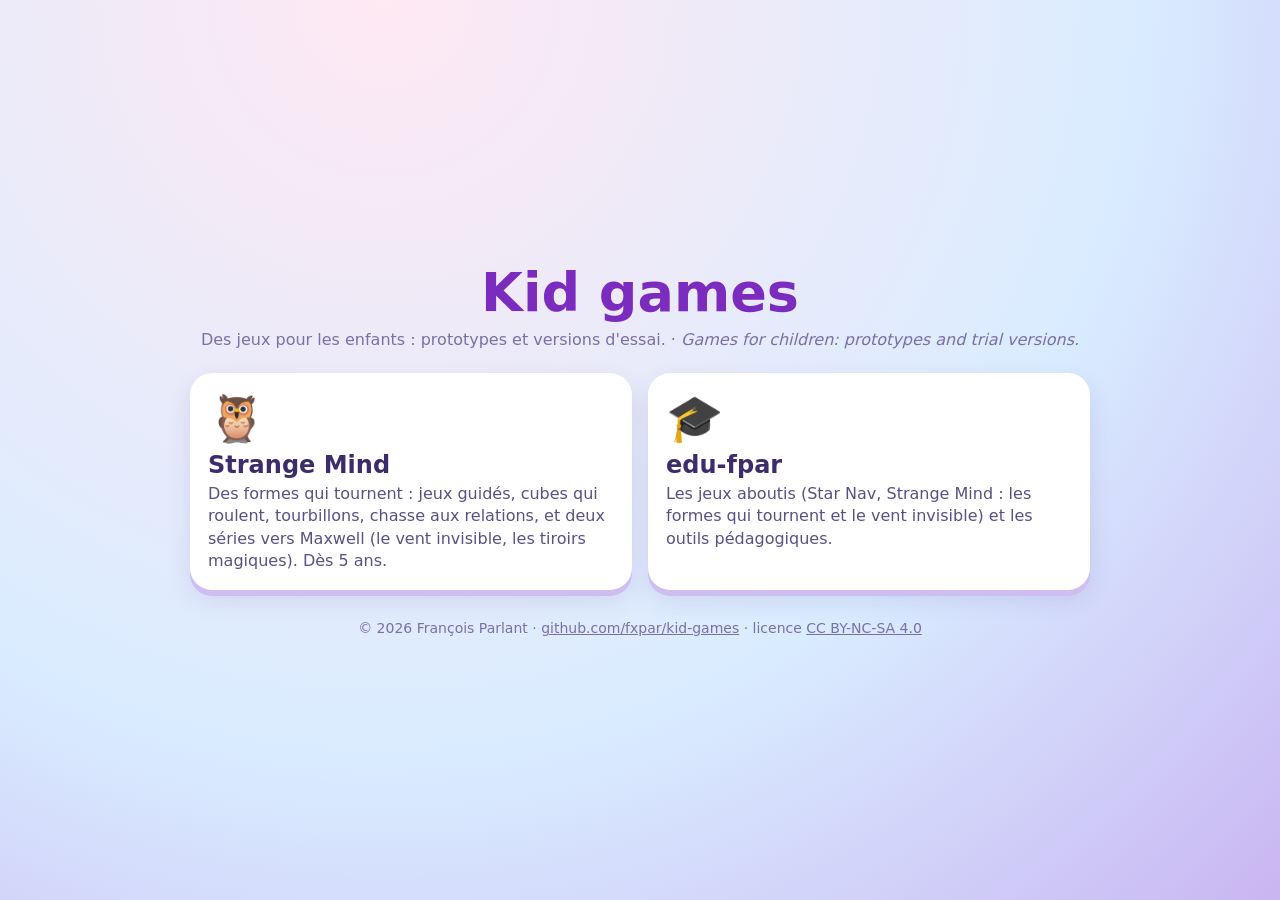
<file: index.html>
<!doctype html>
<html lang="fr">
<head>
  <meta charset="utf-8">
  <meta name="viewport" content="width=device-width, initial-scale=1">
  <title>Kid games</title>
  <style>
    :root { color: #3d2c6b; font-family: "Baloo 2", "Comic Sans MS", "Trebuchet MS", system-ui, sans-serif; }
    body { margin: 0; min-height: 100vh; background: radial-gradient(circle at 30% 0%, #ffe9f3, #d9ecff 60%, #c9b6f2); display: grid; place-items: center; }
    main { width: min(900px, 100% - 32px); padding: 24px 0; }
    h1 { text-align: center; font-size: clamp(32px, 7vw, 54px); margin: 0 0 6px; color: #7b2cbf; }
    p.sub { text-align: center; margin: 0 0 24px; color: #7b6fa8; }
    .cards { display: grid; gap: 16px; grid-template-columns: repeat(auto-fit, minmax(240px, 1fr)); }
    a.card { display: block; text-decoration: none; color: inherit; background: #fff; border-radius: 22px; padding: 18px; box-shadow: 0 6px 0 #cdbdf0, 0 10px 24px rgba(80,50,140,.12); transition: transform .15s; }
    a.card:hover { transform: translateY(-4px); }
    .card .big { font-size: 46px; }
    .card h2 { margin: 6px 0 4px; }
    .card p { margin: 0; line-height: 1.4; color: #5b4f86; }
    footer { text-align: center; margin-top: 28px; font-size: 14px; color: #7b6fa8; line-height: 1.5; }
    footer a { color: inherit; }
  </style>
</head>
<body>
  <main>
    <h1>Kid games</h1>
    <p class="sub">Des jeux pour les enfants : prototypes et versions d'essai. · <i>Games for children: prototypes and trial versions.</i></p>
    <div class="cards">
      <a class="card" href="strange-mind/"><div class="big">🦉</div><h2>Strange Mind</h2>
        <p>Des formes qui tournent : jeux guidés, cubes qui roulent, tourbillons, chasse aux relations, et deux séries vers Maxwell (le vent invisible, les tiroirs magiques). Dès 5 ans.</p></a>
      <a class="card" href="https://edu-fpar.github.io/"><div class="big">🎓</div><h2>edu-fpar</h2>
        <p>Les jeux aboutis (Star Nav, Strange Mind : les formes qui tournent et le vent invisible) et les outils pédagogiques.</p></a>
    </div>
    <footer>© 2026 François Parlant · <a href="https://github.com/fxpar/kid-games">github.com/fxpar/kid-games</a> ·
      licence <a href="https://creativecommons.org/licenses/by-nc-sa/4.0/deed.fr">CC BY-NC-SA 4.0</a></footer>
  </main>
</body>
</html>
</file>
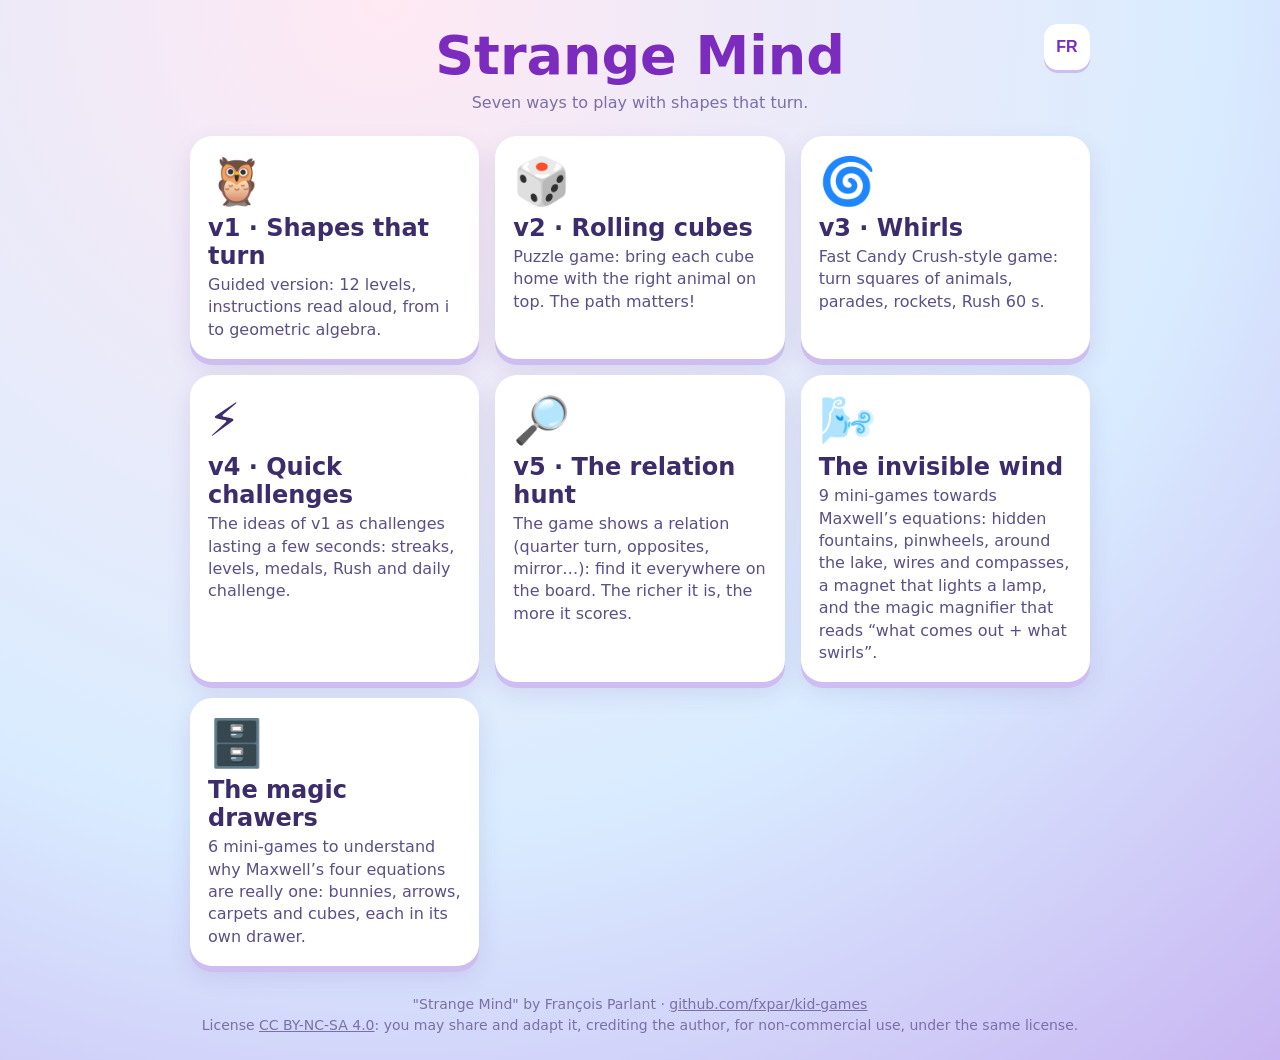
<file: strange-mind/index.html>
<!doctype html>
<html lang="fr">
<head>
  <meta charset="utf-8">
  <meta name="viewport" content="width=device-width, initial-scale=1">
  <title>Strange Mind</title>
  <style>
    :root { color: #3d2c6b; font-family: "Baloo 2", "Comic Sans MS", "Trebuchet MS", system-ui, sans-serif; }
    body { margin: 0; min-height: 100vh; background: radial-gradient(circle at 30% 0%, #ffe9f3, #d9ecff 60%, #c9b6f2); display: grid; place-items: center; }
    main { width: min(900px, 100% - 32px); padding: 24px 0; position: relative; }
    h1 { text-align: center; font-size: clamp(32px, 7vw, 54px); margin: 0 0 6px; color: #7b2cbf; }
    p.sub { text-align: center; margin: 0 0 24px; color: #7b6fa8; }
    .cards { display: grid; gap: 16px; grid-template-columns: repeat(auto-fit, minmax(220px, 1fr)); }
    a.card { display: block; text-decoration: none; color: inherit; background: #fff; border-radius: 22px; padding: 18px; box-shadow: 0 6px 0 #cdbdf0, 0 10px 24px rgba(80,50,140,.12); transition: transform .15s; }
    a.card:hover { transform: translateY(-4px); }
    .card .big { font-size: 46px; }
    .card h2 { margin: 6px 0 4px; }
    .card p { margin: 0; line-height: 1.4; color: #5b4f86; }
    #lang { position: absolute; top: 24px; right: 0; width: 46px; height: 46px; border: none; border-radius: 14px; background: #fff; font-size: 16px; font-weight: 800; color: #7b2cbf; box-shadow: 0 3px 0 #cdbdf0; cursor: pointer; }
    footer { text-align: center; margin-top: 28px; font-size: 14px; color: #7b6fa8; line-height: 1.5; }
    footer a { color: inherit; }
  </style>
</head>
<body>
  <main>
    <button id="lang" title="English version">EN</button>
    <h1>Strange Mind</h1>
    <p class="sub" data-t="hub-sub">Sept façons de jouer avec des formes qui tournent.</p>
    <div class="cards">
      <a class="card" href="v1/"><div class="big">🦉</div><h2 data-t="hub-v1-t">v1 · Les formes qui tournent</h2>
        <p data-t="hub-v1">Version guidée : 12 niveaux, des consignes lues à voix haute, de i à l'algèbre géométrique.</p></a>
      <a class="card" href="v2/"><div class="big">🎲</div><h2 data-t="hub-v2-t">v2 · Les cubes qui roulent</h2>
        <p data-t="hub-v2">Jeu de réflexion : amène chaque cube à sa maison avec le bon animal sur le dessus. Le chemin compte !</p></a>
      <a class="card" href="v3/"><div class="big">🌀</div><h2 data-t="hub-v3-t">v3 · Les tourbillons</h2>
        <p data-t="hub-v3">Jeu rapide à la Candy Crush : on fait tourner des carrés d'animaux, parades, fusées, Rush 60 s.</p></a>
      <a class="card" href="v4/"><div class="big">⚡</div><h2 data-t="hub-v4-t">v4 · Les défis éclair</h2>
        <p data-t="hub-v4">Les notions de la v1 en défis de quelques secondes : séries, niveaux, médailles, Rush et défi du jour.</p></a>
      <a class="card" href="v5/"><div class="big">🔎</div><h2 data-t="hub-v5-t">v5 · La chasse aux relations</h2>
        <p data-t="hub-v5">Le jeu montre une relation (quart de tour, opposés, miroir…) : trouve-la partout sur le plateau. Plus elle est riche, plus elle rapporte.</p></a>
      <a class="card" href="maxwell/"><div class="big">🌬️</div><h2 data-t="hub-mx-t">Le vent invisible</h2>
        <p data-t="hub-mx">9 mini-jeux vers les équations de Maxwell : fontaines cachées, moulinets, tour du lac, fils et boussoles, aimant qui allume une lampe, et la loupe magique qui lit « ce qui sort + ce qui tourne ».</p></a>
      <a class="card" href="tiroirs/"><div class="big">🗄️</div><h2 data-t="hub-tr-t">Les tiroirs magiques</h2>
        <p data-t="hub-tr">6 mini-jeux pour comprendre pourquoi les quatre équations de Maxwell n'en font qu'une : lapins, flèches, tapis et cubes rangés chacun dans son tiroir.</p></a>
    </div>
    <footer data-t="hub-footer">« Strange Mind » par François Parlant ·
      <a href="https://github.com/fxpar/kid-games">github.com/fxpar/kid-games</a><br>
      Licence <a href="https://creativecommons.org/licenses/by-nc-sa/4.0/deed.fr">CC BY-NC-SA 4.0</a> :
      partage et adaptation autorisés, en citant l'auteur, sans usage commercial, sous la même licence.</footer>
  </main>
  <script type="module">
    import { setDictionary, translateDom, langToggle } from './v1/js/i18n.js';
    setDictionary({
      'hub-sub': 'Seven ways to play with shapes that turn.',
      'hub-v1-t': 'v1 · Shapes that turn',
      'hub-v1': 'Guided version: 12 levels, instructions read aloud, from i to geometric algebra.',
      'hub-v2-t': 'v2 · Rolling cubes',
      'hub-v2': 'Puzzle game: bring each cube home with the right animal on top. The path matters!',
      'hub-v3-t': 'v3 · Whirls',
      'hub-v3': 'Fast Candy Crush-style game: turn squares of animals, parades, rockets, Rush 60 s.',
      'hub-v4-t': 'v4 · Quick challenges',
      'hub-v4': 'The ideas of v1 as challenges lasting a few seconds: streaks, levels, medals, Rush and daily challenge.',
      'hub-v5-t': 'v5 · The relation hunt',
      'hub-v5': 'The game shows a relation (quarter turn, opposites, mirror…): find it everywhere on the board. The richer it is, the more it scores.',
      'hub-mx-t': 'The invisible wind',
      'hub-mx': '9 mini-games towards Maxwell’s equations: hidden fountains, pinwheels, around the lake, wires and compasses, a magnet that lights a lamp, and the magic magnifier that reads “what comes out + what swirls”.',
      'hub-tr-t': 'The magic drawers',
      'hub-tr': '6 mini-games to understand why Maxwell’s four equations are really one: bunnies, arrows, carpets and cubes, each in its own drawer.',
      'hub-footer': '"Strange Mind" by François Parlant · <a href="https://github.com/fxpar/kid-games">github.com/fxpar/kid-games</a><br>License <a href="https://creativecommons.org/licenses/by-nc-sa/4.0/">CC BY-NC-SA 4.0</a>: you may share and adapt it, crediting the author, for non-commercial use, under the same license.',
    });
    translateDom();
    langToggle(document.getElementById('lang'));
  </script>
</body>
</html>
</file>
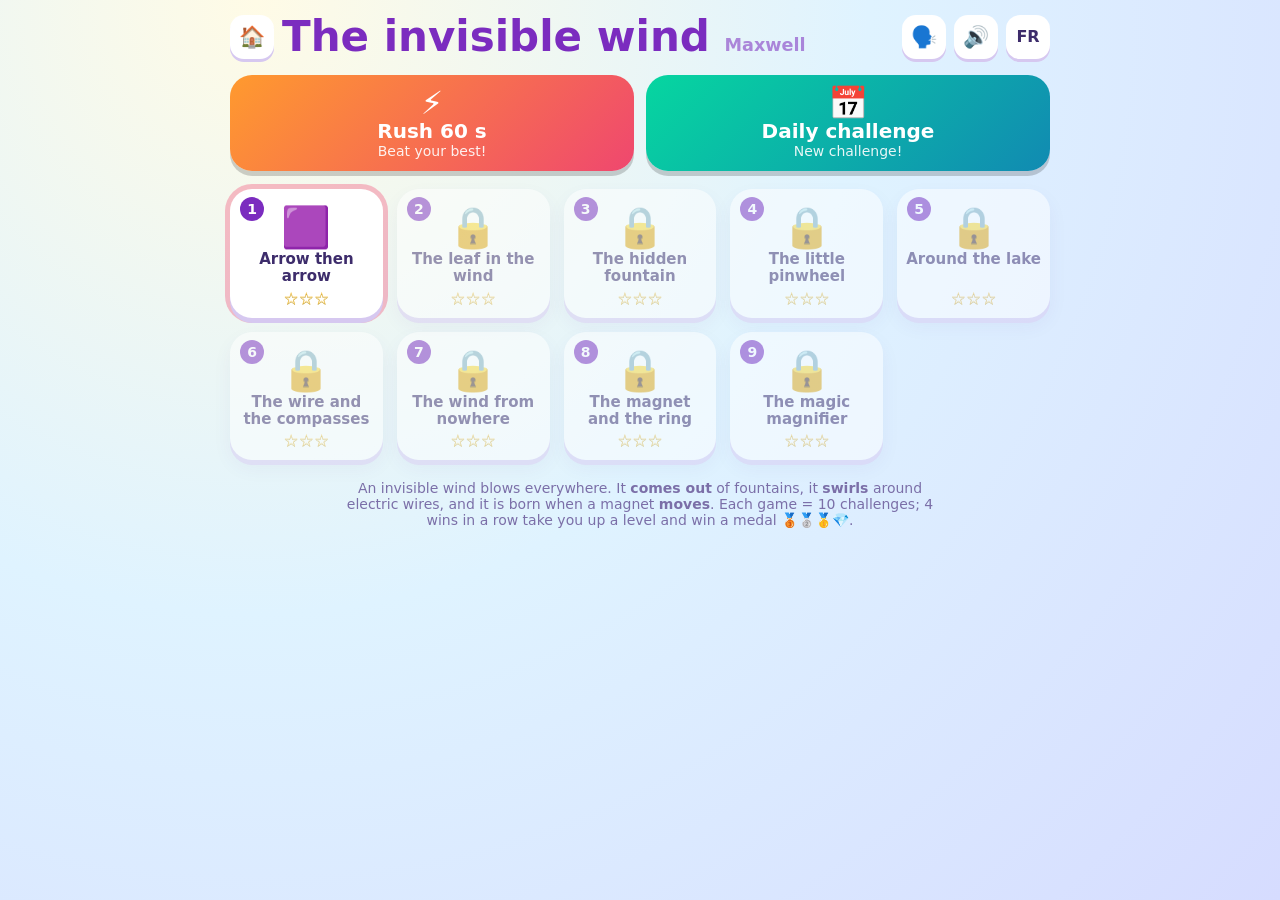
<file: strange-mind/maxwell/index.html>
<!doctype html>
<html lang="fr">
<head>
  <meta charset="utf-8">
  <meta name="viewport" content="width=device-width, initial-scale=1, maximum-scale=1, user-scalable=no, viewport-fit=cover">
  <title>Le vent invisible · Strange Mind</title>
  <meta name="description" content="Le vent invisible : 9 mini-jeux pour sentir, dès 6 ans, les idées des équations de Maxwell (fontaines, tourbillons, courants, aimants).">
  <link rel="stylesheet" href="css/style.css">
</head>
<body>
  <section id="home" class="screen" hidden>
    <header class="home-head">
      <a class="icon-btn" href="../" data-t-title="Accueil Strange Mind" title="Accueil Strange Mind">🏠</a>
      <h1 data-t>Le vent invisible <small>Maxwell</small></h1>
      <button id="opt-voice" class="icon-btn" data-t-title title="Voix">🗣️</button>
      <button id="opt-sound" class="icon-btn" data-t-title title="Son">🔊</button>
      <button id="opt-lang" class="icon-btn"></button>
    </header>
    <div class="modes">
      <button id="btn-rush" class="mode rush"><span class="big">⚡</span><b>Rush 60 s</b><small id="rush-best"></small></button>
      <button id="btn-daily" class="mode daily"><span class="big">📅</span><b data-t>Défi du jour</b><small id="daily-best"></small></button>
    </div>
    <div id="games" class="games"></div>
    <p class="foot" data-t="foot">Un vent invisible souffle partout. Il <b>sort</b> des fontaines, il <b>tourne</b> autour des fils
      électriques, et il naît quand un aimant <b>bouge</b>. Chaque partie = 10 défis ; 4 réussites d'affilée font monter d'un
      niveau et gagner une médaille 🥉🥈🥇💎.</p>
  </section>

  <section id="play" class="screen" hidden>
    <header id="hud">
      <button id="btn-home" class="icon-btn" data-t-title title="Accueil">🏠</button>
      <div class="mid"><div id="hud-title" class="title"></div><div id="hud-prog" class="prog"></div></div>
      <div id="hud-streak" class="streak"></div>
      <div class="score"><b id="hud-score">0</b></div>
    </header>
    <div class="bubble">
      <span id="mascot" class="mascot">🦉</span>
      <p id="say"></p>
      <span id="lvl" class="lvl"></span>
      <button id="btn-say" class="icon-btn small" data-t-title title="Réécouter">🔊</button>
    </div>
    <div class="stage">
      <canvas id="scene"></canvas>
      <div id="feedback"></div>
    </div>
    <div id="options" class="options" hidden></div>
    <div id="controls" class="controls" hidden></div>
  </section>

  <div id="modal" hidden><div class="modal-card"><div class="modal-body"></div></div></div>
  <canvas id="confetti"></canvas>
  <script type="module" src="js/main.js"></script>
</body>
</html>
</file>
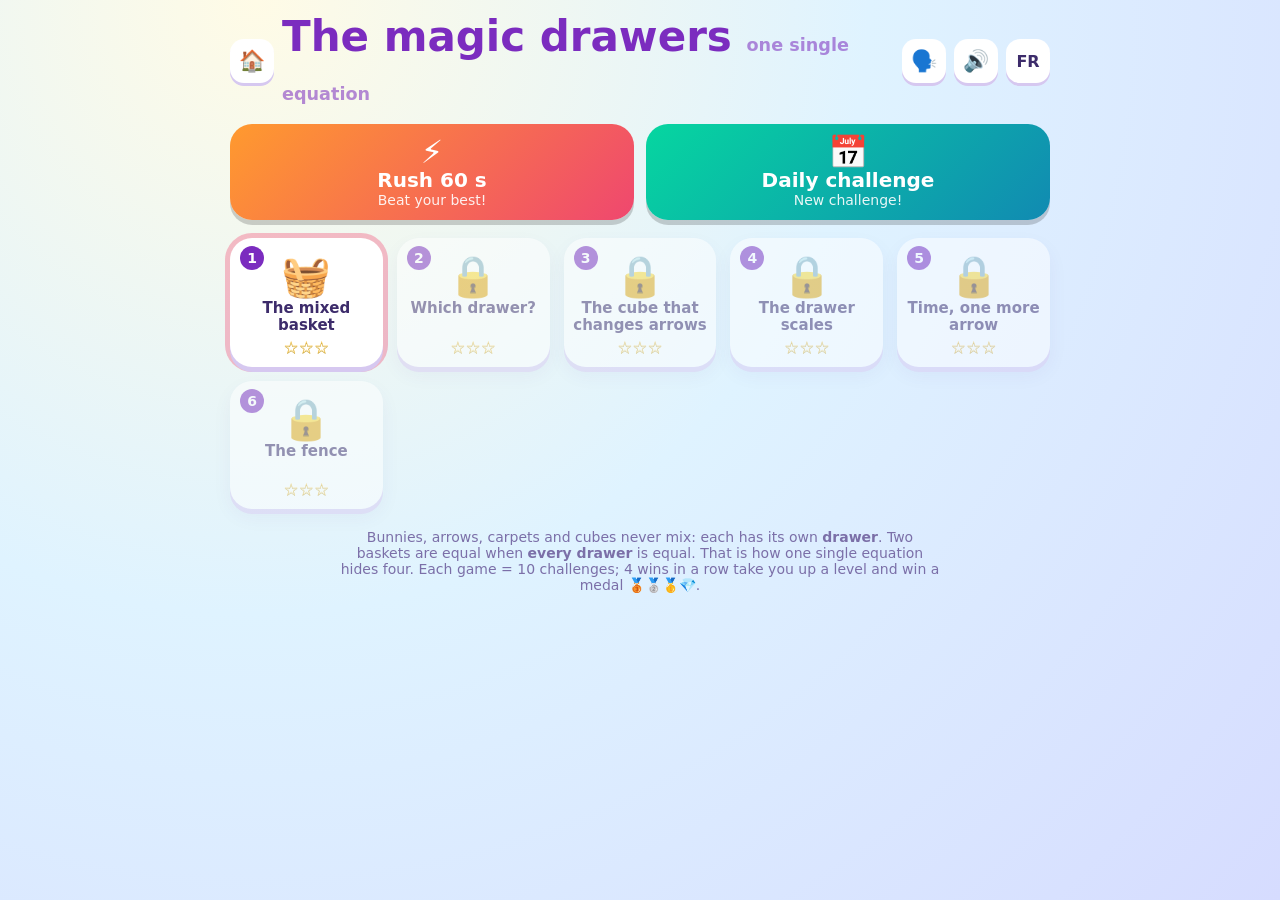
<file: strange-mind/tiroirs/index.html>
<!doctype html>
<html lang="fr">
<head>
  <meta charset="utf-8">
  <meta name="viewport" content="width=device-width, initial-scale=1, maximum-scale=1, user-scalable=no, viewport-fit=cover">
  <title>Les tiroirs magiques · Strange Mind</title>
  <meta name="description" content="Les tiroirs magiques : 6 mini-jeux pour comprendre pourquoi, en algèbre géométrique, les quatre équations de Maxwell n'en font qu'une.">
  <link rel="stylesheet" href="css/style.css">
</head>
<body>
  <section id="home" class="screen" hidden>
    <header class="home-head">
      <a class="icon-btn" href="../" data-t-title="Accueil Strange Mind" title="Accueil Strange Mind">🏠</a>
      <h1 data-t>Les tiroirs magiques <small>une seule équation</small></h1>
      <button id="opt-voice" class="icon-btn" data-t-title title="Voix">🗣️</button>
      <button id="opt-sound" class="icon-btn" data-t-title title="Son">🔊</button>
      <button id="opt-lang" class="icon-btn"></button>
    </header>
    <div class="modes">
      <button id="btn-rush" class="mode rush"><span class="big">⚡</span><b>Rush 60 s</b><small id="rush-best"></small></button>
      <button id="btn-daily" class="mode daily"><span class="big">📅</span><b data-t>Défi du jour</b><small id="daily-best"></small></button>
    </div>
    <div id="games" class="games"></div>
    <p class="foot" data-t="foot">Lapins, flèches, tapis et cubes ne se mélangent jamais : chacun a son <b>tiroir</b>.
      Deux paniers sont égaux quand <b>chaque tiroir</b> est égal. C'est ainsi qu'une seule équation en cache quatre.
      Chaque partie = 10 défis ; 4 réussites d'affilée font monter d'un niveau et gagner une médaille 🥉🥈🥇💎.</p>
  </section>

  <section id="play" class="screen" hidden>
    <header id="hud">
      <button id="btn-home" class="icon-btn" data-t-title title="Accueil">🏠</button>
      <div class="mid"><div id="hud-title" class="title"></div><div id="hud-prog" class="prog"></div></div>
      <div id="hud-streak" class="streak"></div>
      <div class="score"><b id="hud-score">0</b></div>
    </header>
    <div class="bubble">
      <span id="mascot" class="mascot">🦉</span>
      <p id="say"></p>
      <span id="lvl" class="lvl"></span>
      <button id="btn-say" class="icon-btn small" data-t-title title="Réécouter">🔊</button>
    </div>
    <div class="stage">
      <canvas id="scene"></canvas>
      <div id="feedback"></div>
    </div>
    <div id="options" class="options" hidden></div>
    <div id="controls" class="controls" hidden></div>
  </section>

  <div id="modal" hidden><div class="modal-card"><div class="modal-body"></div></div></div>
  <canvas id="confetti"></canvas>
  <script type="module" src="js/main.js"></script>
</body>
</html>
</file>
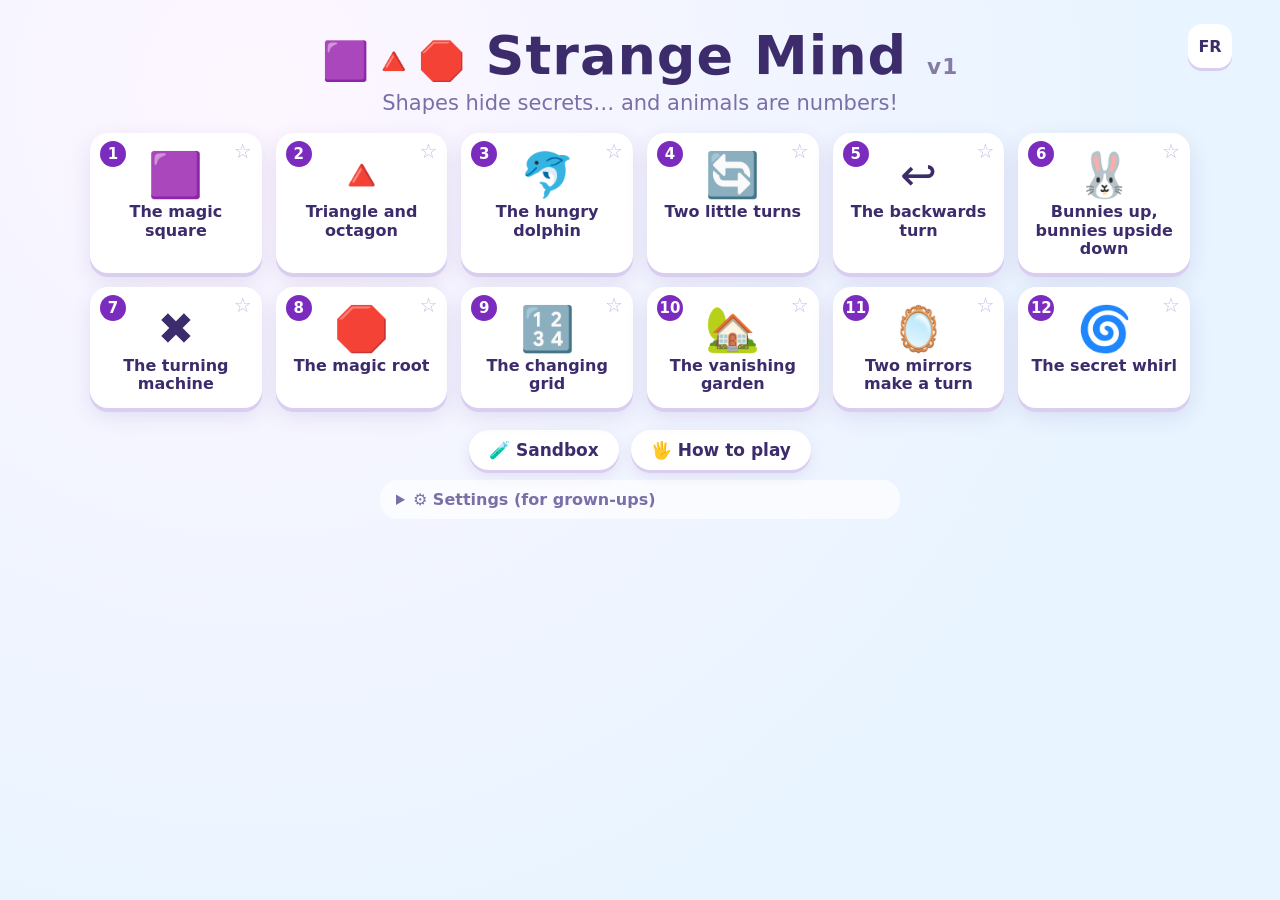
<file: strange-mind/v1/index.html>
<!doctype html>
<html lang="fr">
<head>
  <meta charset="utf-8">
  <meta name="viewport" content="width=device-width, initial-scale=1, maximum-scale=1, user-scalable=no, viewport-fit=cover">
  <title>Strange Mind v1</title>
  <meta name="description" content="Des formes qui sont des volumes, des animaux qui sont des nombres : un univers pour initier les enfants aux rotations, aux nombres complexes, aux matrices et à l'algèbre géométrique.">
  <link rel="stylesheet" href="css/style.css">
</head>
<body>
  <!-- ================= MENU ================= -->
  <section id="menu" class="screen" hidden>
    <header class="menu-head">
      <h1><span class="logo">🟪🔺🛑</span> Strange Mind <small style="font-size:.4em;opacity:.6">v1</small></h1>
      <button id="btn-lang" class="icon-btn lang-btn"></button>
      <p class="tagline" data-t>Les formes cachent des secrets… et les animaux sont des nombres !</p>
    </header>
    <div id="levels" class="levels"></div>
    <div class="menu-actions">
      <button id="btn-sandbox" class="btn" data-t>🧪 Bac à sable</button>
      <button id="btn-help" class="btn" data-t>🖐️ Comment jouer</button>
    </div>
    <details class="settings">
      <summary data-t>⚙️ Réglages (pour les grands)</summary>
      <label><input type="checkbox" id="opt-voice"> <span data-t>🔊 Lire les consignes à voix haute</span></label>
      <label><input type="checkbox" id="opt-sound"> <span data-t>🎵 Petits sons</span></label>
      <label><input type="checkbox" id="opt-onefinger"> <span data-t>☝️ Un seul doigt suffit pour basculer (écran tactile)</span></label>
      <label><input type="checkbox" id="opt-invert"> <span data-t>↕️ Inverser le sens du pavé tactile</span></label>
    </details>
  </section>

  <!-- ================= JEU ================= -->
  <section id="game" class="screen" hidden>
    <header class="topbar">
      <button id="btn-home" class="icon-btn" title="Menu" data-t-title>🏠</button>
      <h2 id="level-title"></h2>
      <div class="tools">
        <button id="btn-speak" class="icon-btn" title="Réécouter" data-t-title>🔊</button>
        <button id="btn-hint" class="icon-btn" title="Un indice" data-t-title>💡</button>
        <button id="btn-reset" class="icon-btn" title="Recommencer l'étape" data-t-title>🔄</button>
        <button id="btn-guide" class="icon-btn" title="Pour les grands : la notion mathématique" data-t-title>🎓</button>
      </div>
    </header>
    <div class="bubble">
      <span class="mascot">🦉</span>
      <div><p id="say"></p><div id="stepdots"></div></div>
    </div>
    <div class="play">
      <div id="stage"></div>
      <div id="panels"></div>
    </div>
  </section>

  <div id="modal" hidden>
    <div class="modal-card">
      <button class="modal-close icon-btn" title="Fermer" data-t-title>✖</button>
      <div class="modal-body"></div>
    </div>
  </div>

  <template id="help-template">
    <h2 data-t>🖐️ Comment jouer</h2>
    <table class="help">
      <tr><th></th><th data-t>Basculer la forme<br><small>(voir une autre face)</small></th><th data-t>Tourner la face<br><small>(le dessin tourne)</small></th></tr>
      <tr><td data-t>📱 Écran tactile</td><td data-t>glisser avec 2 doigts (ou 1)</td><td data-t>tourner 2 doigts comme une clé, ou ↺ ↻</td></tr>
      <tr><td data-t>💻 Pavé tactile</td><td data-t>défiler avec 2 doigts sur la forme</td><td data-t>pincer, Maj + défiler, ou ↺ ↻</td></tr>
      <tr><td data-t>🖱️ Souris</td><td data-t>cliquer-glisser</td><td data-t>clic droit glissé, Maj + glisser, ou ↺ ↻</td></tr>
      <tr><td data-t>⌨️ Clavier</td><td data-t>flèches</td><td data-t>Q (↺) et E (↻)</td></tr>
    </table>
    <p data-t>Les boutons 🎓 dans chaque niveau expliquent aux adultes la notion mathématique cachée.</p>
  </template>

  <canvas id="confetti"></canvas>
  <script type="module" src="js/main.js"></script>
</body>
</html>
</file>
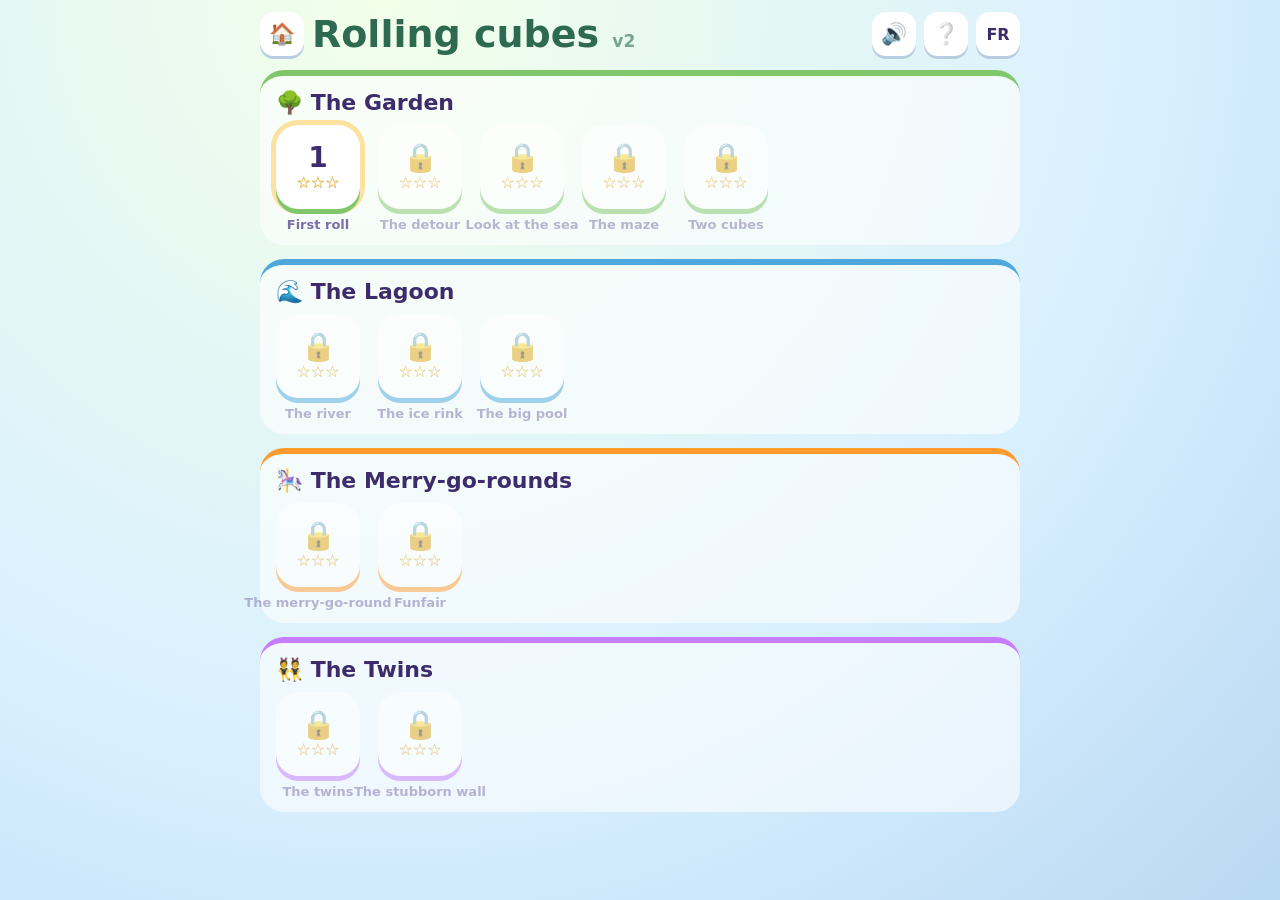
<file: strange-mind/v2/index.html>
<!doctype html>
<html lang="fr">
<head>
  <meta charset="utf-8">
  <meta name="viewport" content="width=device-width, initial-scale=1, maximum-scale=1, user-scalable=no, viewport-fit=cover">
  <title>Strange Mind v2</title>
  <meta name="description" content="Fais rouler les cubes jusqu'à leur maison, avec le bon animal sur le dessus.">
  <link rel="stylesheet" href="css/style.css">
</head>
<body>
  <section id="map" class="screen" hidden>
    <header class="map-head">
      <a class="icon-btn" href="../" title="Accueil" data-t-title>🏠</a>
      <h1><span data-t>Les cubes qui roulent</span> <small>v2</small></h1>
      <button id="opt-sound" class="icon-btn" title="Son" data-t-title>🔊</button>
      <button id="btn-help" class="icon-btn" title="Comment jouer" data-t-title>❔</button>
      <button id="btn-lang" class="icon-btn"></button>
    </header>
    <div id="worlds"></div>
  </section>

  <section id="play" class="screen" hidden>
    <header id="hud">
      <button id="btn-map" class="icon-btn" title="Carte" data-t-title>🗺️</button>
      <div class="info">
        <div class="title" id="hud-title"></div>
        <div class="moves"><b id="hud-moves">0</b> <span data-t>coups</span> <span class="par">· <span data-t>★ en</span> <b id="hud-par">0</b></span> <span id="hud-fish" class="fish"></span></div>
      </div>
      <canvas id="net" title="Les 6 faces du cube (au centre : le dessus, à droite : le dessous)" data-t-title></canvas>
      <button id="btn-hint" class="icon-btn" title="Indice" data-t-title>💡</button>
      <button id="btn-undo" class="icon-btn" title="Annuler" data-t-title>↶</button>
      <button id="btn-restart" class="icon-btn" title="Recommencer" data-t-title>↻</button>
    </header>
    <div id="board"></div>
  </section>

  <div id="modal" hidden><div class="modal-card"><div class="modal-body"></div></div></div>

  <template id="help-template">
    <h2 data-t>Comment jouer</h2>
    <p data-t="help-1"><b>Glisse</b> (doigt, souris, pavé tactile) ou utilise les <b>flèches</b> : le cube <b>roule</b> d'une case.
      Le dessin du dessus change à chaque roulade !</p>
    <p data-t="help-2">Amène chaque cube sur sa <b>maison</b> (case en pointillés) avec <b>le bon animal sur le dessus</b>.
      Si la maison montre un animal tourné, il doit regarder dans ce sens. ↻ veut dire : peu importe le sens.</p>
    <p data-t="help-3">🌊 On n'entre dans l'eau qu'avec le <b>dauphin</b> sur le dessus, et dans l'eau on nage sans rouler.<br>
      ❄️ Sur la glace, on glisse sans rouler.<br>
      🎠 Le manège fait tourner le cube sur place.<br>
      👯 Les jumeaux bougent ensemble, en miroir.</p>
    <p data-t="help-4">↶ annule un coup, 💡 montre le meilleur coup. Trouve le chemin le plus court pour les étoiles, et le poisson doré 🐟 caché !</p>
    <button class="btn primary" data-act="ok" data-t>C'est parti !</button>
  </template>

  <script type="module" src="js/main.js"></script>
</body>
</html>
</file>
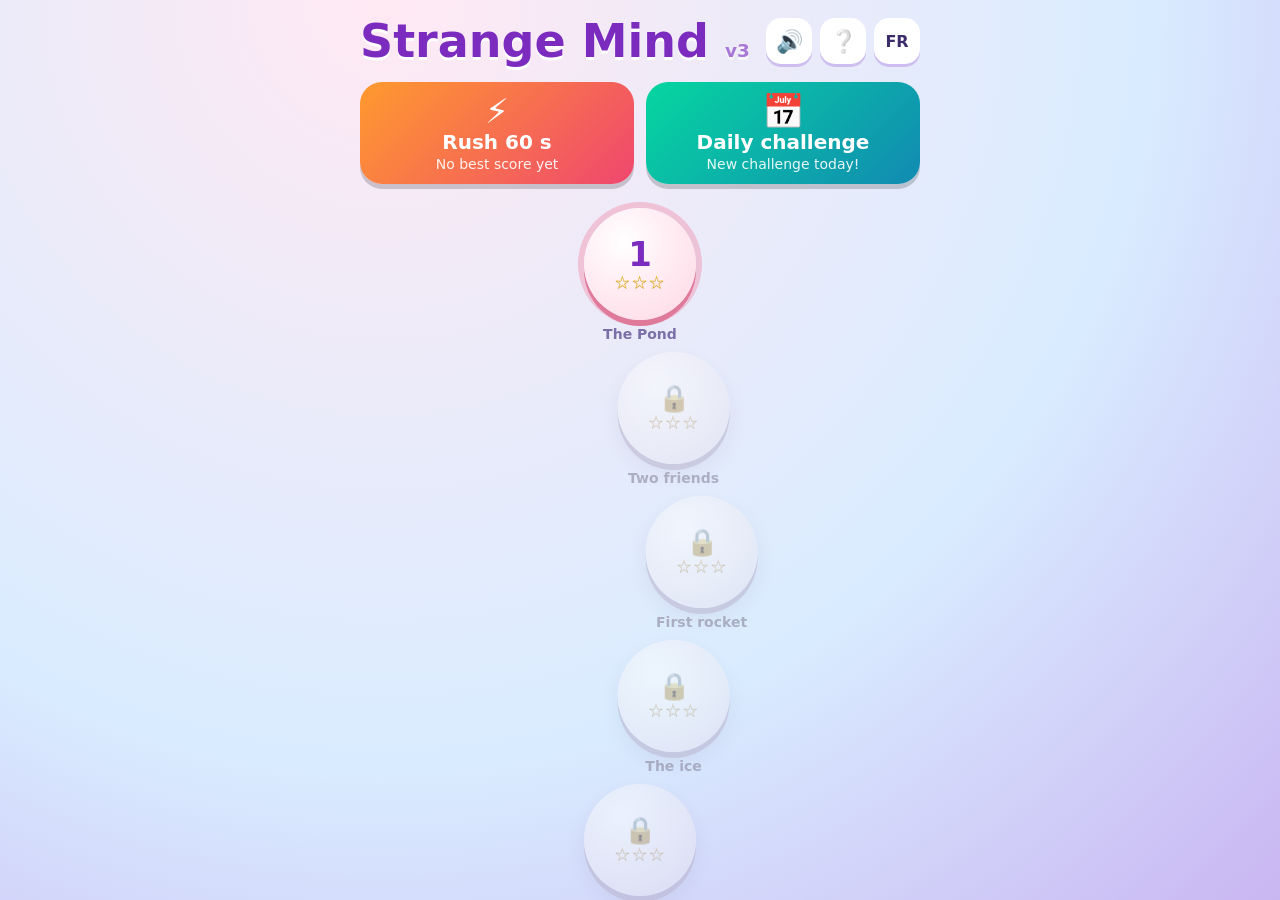
<file: strange-mind/v3/index.html>
<!doctype html>
<html lang="fr">
<head>
  <meta charset="utf-8">
  <meta name="viewport" content="width=device-width, initial-scale=1, maximum-scale=1, user-scalable=no, viewport-fit=cover">
  <title>Strange Mind v3</title>
  <meta name="description" content="Fais tourner les animaux par carrés de quatre, aligne-les, fais des parades et des tourbillons.">
  <link rel="stylesheet" href="css/style.css">
</head>
<body>
  <!-- ================= CARTE ================= -->
  <section id="map" class="screen" hidden>
    <header class="map-head">
      <h1>Strange Mind <small style="font-size:.4em;opacity:.6">v3</small></h1>
      <button id="opt-sound" class="icon-btn" title="Son" data-t-title>🔊</button>
      <button id="btn-help" class="icon-btn" title="Comment jouer" data-t-title>❔</button>
      <button id="btn-lang" class="icon-btn"></button>
    </header>
    <div class="modes">
      <button id="btn-rush" class="mode rush"><span class="big">⚡</span><b>Rush 60 s</b><small id="rush-best"></small></button>
      <button id="btn-daily" class="mode daily"><span class="big">📅</span><b data-t>Défi du jour</b><small id="daily-best"></small></button>
    </div>
    <div id="map-levels" class="path"></div>
    <p class="v1link"><a href="../v1/" data-t>Strange Mind v1 (version guidée)</a></p>
  </section>

  <!-- ================= PARTIE ================= -->
  <section id="play" class="screen" hidden>
    <header id="hud">
      <button id="btn-map" class="icon-btn" title="Carte" data-t-title>🗺️</button>
      <div class="moves"><b id="hud-moves">0</b><small id="hud-moves-label" data-t>coups</small></div>
      <div class="mid">
        <div class="title" id="hud-title"></div>
        <div id="hud-goals" class="goals"></div>
      </div>
      <div class="score">
        <b id="hud-score">0</b>
        <div id="hud-starbar" class="starbar"><i id="hud-bar"></i><span class="mark">★</span><span class="mark">★</span><span class="mark">★</span></div>
      </div>
      <button id="btn-restart" class="icon-btn" title="Recommencer" data-t-title>↻</button>
    </header>
    <div id="board"></div>
    <div id="flash"></div>
  </section>

  <div id="modal" hidden><div class="modal-card"><div class="modal-body"></div></div></div>

  <template id="help-template">
    <h2 data-t>Comment jouer</h2>
    <p data-t="help-1"><b>Touche</b> entre 4 animaux : le carré tourne ↻.<br>
      <b>Glisse en rond</b> (ou tourne avec deux doigts, ou la molette) pour choisir le sens.</p>
    <p data-t="help-2">Aligne <b>3 animaux pareils</b> : ils éclatent.</p>
    <p data-t="help-3">S'ils regardent <b>tous du même côté</b>, c'est une <b>parade</b> 🎺 :
      4 en parade donnent une <b>fusée</b> 🚀, 5 un <b>tourbillon</b> 🌀 qui fait tourner tout le plateau.
      Un L ou un T donne une <b>bombe</b> 💥.</p>
    <p data-t="help-4">Deux animaux pareils qui se regardent <b>face à face</b> font un <b>bisou</b> 💋 !</p>
    <button class="btn primary" data-act="ok" data-t>C'est parti !</button>
  </template>

  <script type="module" src="js/main.js"></script>
</body>
</html>
</file>
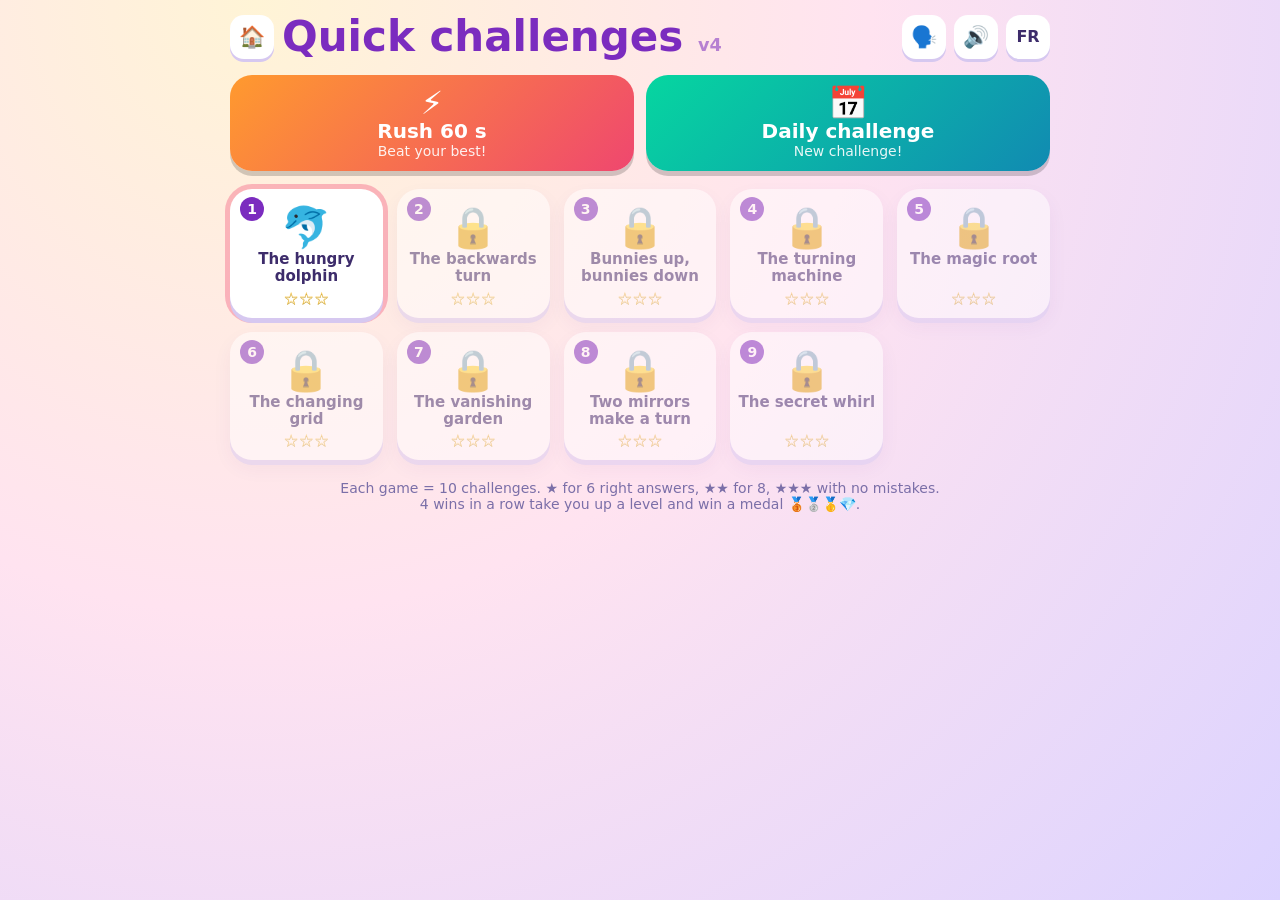
<file: strange-mind/v4/index.html>
<!doctype html>
<html lang="fr">
<head>
  <meta charset="utf-8">
  <meta name="viewport" content="width=device-width, initial-scale=1, maximum-scale=1, user-scalable=no, viewport-fit=cover">
  <title>Strange Mind v4</title>
  <meta name="description" content="Défis éclair : dauphins qui tournent, lapins qui s'annulent, jardins qui se transforment, miroirs et tourbillons.">
  <link rel="stylesheet" href="css/style.css">
</head>
<body>
  <section id="home" class="screen" hidden>
    <header class="home-head">
      <a class="icon-btn" href="../" data-t-title="Accueil Strange Mind" title="Accueil Strange Mind">🏠</a>
      <h1 data-t>Défis éclair <small>v4</small></h1>
      <button id="opt-voice" class="icon-btn" data-t-title title="Voix">🗣️</button>
      <button id="opt-sound" class="icon-btn" data-t-title title="Son">🔊</button>
      <button id="opt-lang" class="icon-btn"></button>
    </header>
    <div class="modes">
      <button id="btn-rush" class="mode rush"><span class="big">⚡</span><b>Rush 60 s</b><small id="rush-best"></small></button>
      <button id="btn-daily" class="mode daily"><span class="big">📅</span><b data-t>Défi du jour</b><small id="daily-best"></small></button>
    </div>
    <div id="games" class="games"></div>
    <p class="foot" data-t="foot">Chaque partie = 10 défis. ★ à 6 bonnes réponses, ★★ à 8, ★★★ sans faute.
      4 réussites d'affilée font monter d'un niveau et gagner une médaille 🥉🥈🥇💎.</p>
  </section>

  <section id="play" class="screen" hidden>
    <header id="hud">
      <button id="btn-home" class="icon-btn" data-t-title title="Accueil">🏠</button>
      <div class="mid"><div id="hud-title" class="title"></div><div id="hud-prog" class="prog"></div></div>
      <div id="hud-streak" class="streak"></div>
      <div class="score"><b id="hud-score">0</b></div>
    </header>
    <div class="bubble">
      <span id="mascot" class="mascot">🦉</span>
      <p id="say"></p>
      <span id="lvl" class="lvl"></span>
      <button id="btn-say" class="icon-btn small" data-t-title title="Réécouter">🔊</button>
    </div>
    <div class="stage">
      <canvas id="scene"></canvas>
      <div id="feedback"></div>
    </div>
    <div id="options" class="options" hidden></div>
    <div id="controls" class="controls" hidden></div>
  </section>

  <div id="modal" hidden><div class="modal-card"><div class="modal-body"></div></div></div>
  <canvas id="confetti"></canvas>
  <script type="module" src="js/main.js"></script>
</body>
</html>
</file>
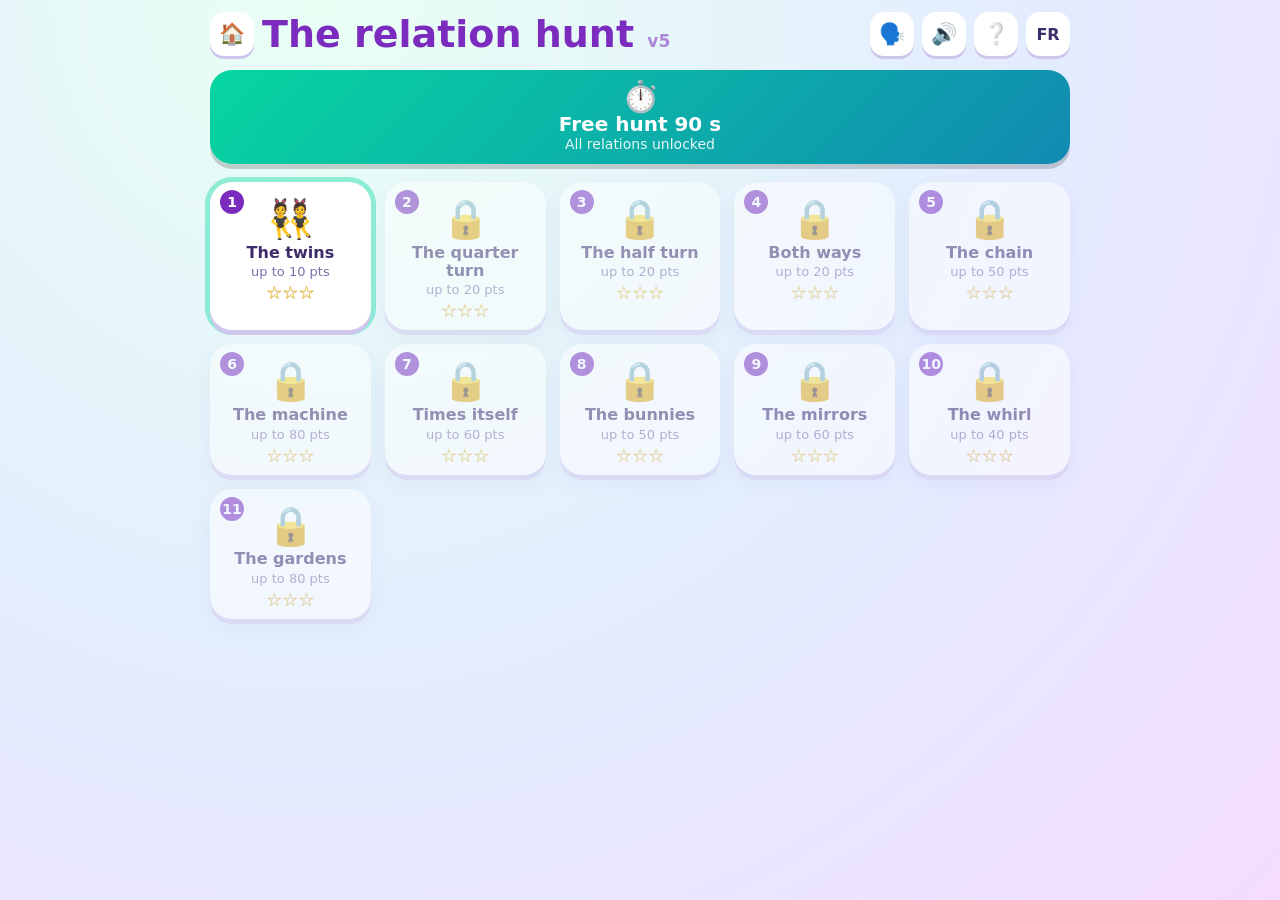
<file: strange-mind/v5/index.html>
<!doctype html>
<html lang="fr">
<head>
  <meta charset="utf-8">
  <meta name="viewport" content="width=device-width, initial-scale=1, maximum-scale=1, user-scalable=no, viewport-fit=cover">
  <title>Strange Mind v5</title>
  <meta name="description" content="La chasse aux relations : trouve partout où deux dauphins font un quart de tour, où deux lapins s'annulent, où deux miroirs tournent.">
  <link rel="stylesheet" href="css/style.css">
</head>
<body>
  <section id="home" class="screen" hidden>
    <header class="home-head">
      <a class="icon-btn" href="../" data-t-title title="Accueil Strange Mind">🏠</a>
      <h1 data-t>La chasse aux relations <small>v5</small></h1>
      <button id="opt-voice" class="icon-btn" data-t-title title="Voix">🗣️</button>
      <button id="opt-sound" class="icon-btn" data-t-title title="Son">🔊</button>
      <button id="btn-help" class="icon-btn" data-t-title title="Comment jouer">❔</button>
      <button id="opt-lang" class="icon-btn"></button>
    </header>
    <button id="btn-free" class="free"><span class="big">⏱️</span><b data-t>Chasse libre 90 s</b><small id="free-best"></small></button>
    <div id="chapters" class="chapters"></div>
  </section>

  <section id="play" class="screen" hidden>
    <header id="hud">
      <button id="btn-home" class="icon-btn" data-t-title title="Accueil">🏠</button>
      <div class="title" id="hud-title"></div>
      <div id="hud-time" class="time"></div>
      <div id="hud-combo" class="combo"></div>
      <div class="score"><b id="hud-score">0</b></div>
    </header>
    <div id="cards" class="cards"></div>
    <div id="board"></div>
    <footer class="bar">
      <span class="mascot">🦉</span><p id="say"></p>
      <button id="btn-hint" class="icon-btn" data-t-title title="Un indice">💡</button>
    </footer>
  </section>

  <div id="modal" hidden><div class="modal-card"><div class="modal-body"></div></div></div>

  <template id="help-template">
    <h2 data-t>Comment jouer</h2>
    <p data-t="help-1">En haut, les <b>modèles</b> montrent une relation : deux dauphins qui font un quart de tour, deux lapins qui s'annulent…
      Le modèle tourne pour montrer qu'elle marche <b>dans toutes les positions</b>.</p>
    <p data-t="help-2"><b>Glisse</b> d'une case à sa voisine (ou sur 3 cases en ligne) pour montrer un endroit du plateau où la relation est vraie.
      Pour un carré de 4, glisse <b>en diagonale</b>.</p>
    <p data-t="help-3">Quand une flèche est dessinée sous le modèle, <b>le sens compte</b> : glisse du premier vers le dernier.</p>
    <p data-t="help-4">Les points sous chaque modèle montrent combien il en reste à trouver. Les relations plus difficiles rapportent plus, et les trouvailles rapides font des combos 🔥.</p>
    <button class="btn primary" data-act="ok" data-t>C'est parti !</button>
  </template>

  <canvas id="confetti"></canvas>
  <script type="module" src="js/main.js"></script>
</body>
</html>
</file>
<file: strange-mind/maxwell/css/style.css>
:root {
  --ink: #3d2c6b; --soft: #7b6fa8; --accent: #7b2cbf; --pink: #ef476f; --gold: #ffd166; --ok: #2a9d8f; --ko: #ef476f;
  font-family: "Baloo 2", "Comic Sans MS", "Trebuchet MS", system-ui, sans-serif;
  color: var(--ink);
}
* { box-sizing: border-box; }
html, body { margin: 0; height: 100%; }
body {
  background: radial-gradient(circle at 20% 0%, #fffbe6, #dff3ff 45%, #d6dcff) fixed;
  overflow: hidden; -webkit-user-select: none; user-select: none; -webkit-tap-highlight-color: transparent;
}
[hidden] { display: none !important; }
button { font: inherit; color: inherit; cursor: pointer; }
.icon-btn {
  width: 44px; height: 44px; border: none; border-radius: 14px; background: #fff; font-size: 21px; flex: none;
  box-shadow: 0 3px 0 #d6c8f0; display: grid; place-items: center; text-decoration: none; color: inherit;
}
.icon-btn.small { width: 36px; height: 36px; font-size: 17px; }
.icon-btn:active { transform: translateY(2px); box-shadow: 0 1px 0 #d6c8f0; }
.btn { border: none; border-radius: 999px; padding: 10px 22px; background: #fff; font-weight: 800; font-size: 18px; box-shadow: 0 4px 0 #d6c8f0; }
.btn.primary { background: linear-gradient(#ff7aa2, var(--pink)); color: #fff; box-shadow: 0 4px 0 #b3264c; }
.btn.big { font-size: 22px; padding: 12px 30px; }

/* ---------- accueil ---------- */
#home { height: 100dvh; overflow-y: auto; padding: 12px 16px 30px; }
.home-head { display: flex; align-items: center; gap: 8px; max-width: 820px; margin: 0 auto; }
.home-head h1 { flex: 1; margin: 0; font-size: clamp(26px, 6vw, 42px); color: var(--accent); }
.home-head h1 small { font-size: .42em; opacity: .55; }
.modes { display: grid; grid-template-columns: 1fr 1fr; gap: 12px; max-width: 820px; margin: 14px auto 18px; }
.mode { border: none; border-radius: 22px; padding: 12px; color: #fff; display: flex; flex-direction: column; align-items: center; box-shadow: 0 5px 0 rgba(0,0,0,.18); }
.mode .big { font-size: 32px; line-height: 1; }
.mode b { font-size: 20px; }
.mode small { font-size: 14px; opacity: .9; }
.mode.rush { background: linear-gradient(135deg, #ff9a2e, #ef476f); }
.mode.daily { background: linear-gradient(135deg, #06d6a0, #118ab2); }
.games { display: grid; gap: 14px; grid-template-columns: repeat(auto-fill, minmax(150px, 1fr)); max-width: 820px; margin: 0 auto; }
.game-card {
  position: relative; border: none; border-radius: 22px; background: #fff; padding: 16px 8px 10px;
  box-shadow: 0 5px 0 #d6c8f0, 0 8px 20px rgba(80,50,140,.1); display: flex; flex-direction: column; align-items: center; gap: 2px;
}
.game-card .num { position: absolute; top: 8px; left: 10px; width: 24px; height: 24px; border-radius: 50%; background: var(--accent); color: #fff; font-size: 14px; font-weight: 800; display: grid; place-items: center; }
.game-card .icon { font-size: 40px; line-height: 1.1; }
.game-card .name { font-weight: 800; font-size: 15px; text-align: center; line-height: 1.15; min-height: 2.3em; }
.game-card .meta { color: var(--gold); text-shadow: 0 1px 0 #b58900; font-size: 17px; }
.game-card .medal { text-shadow: none; }
.game-card.next { animation: bob 1.2s ease-in-out infinite; box-shadow: 0 5px 0 #d6c8f0, 0 0 0 5px rgba(239,71,111,.35); }
.game-card.locked { opacity: .5; cursor: default; }
@keyframes bob { 50% { transform: translateY(-5px); } }
.foot { text-align: center; color: var(--soft); max-width: 600px; margin: 20px auto 0; font-size: 14px; }

/* ---------- partie ---------- */
#play { height: 100dvh; display: flex; flex-direction: column; padding-bottom: 8px; }
#hud { display: flex; align-items: center; gap: 8px; padding: 8px 10px; margin: 8px 8px 0; background: rgba(255,255,255,.8); border-radius: 22px; box-shadow: 0 4px 16px rgba(80,50,140,.1); }
.score { margin-left: 6px; }
#hud .mid { flex: 1; min-width: 0; display: flex; flex-direction: column; align-items: center; }
#hud .title { font-weight: 800; font-size: 15px; color: var(--soft); white-space: nowrap; overflow: hidden; text-overflow: ellipsis; max-width: 100%; }
.prog { display: flex; gap: 5px; margin-top: 3px; }
.prog i { width: 13px; height: 13px; border-radius: 50%; background: #e7dcff; }
.prog i.ok { background: var(--ok); }
.prog i.ko { background: var(--ko); }
.prog i.cur { background: var(--accent); transform: scale(1.25); }
.prog b { font-size: 26px; }
.prog b.low { color: var(--ko); animation: beat .6s infinite; }
.streak { font-weight: 800; font-size: 20px; min-width: 50px; text-align: center; }
.streak.hot { animation: beat .8s infinite; color: #ff6b00; }
.score b { font-size: 22px; }
@keyframes beat { 50% { transform: scale(1.18); } }

.bubble { display: flex; align-items: center; gap: 10px; margin: 8px 8px 0; padding: 6px 12px; background: #fff; border-radius: 20px; box-shadow: 0 4px 14px rgba(80,50,140,.08); }
.mascot { font-size: 32px; }
#say { flex: 1; margin: 0; font-weight: 700; font-size: clamp(16px, 2.6vw, 21px); line-height: 1.2; }
.lvl { color: var(--gold); text-shadow: 0 1px 0 #b58900; font-size: 15px; }

.stage { position: relative; flex: 1; min-height: 0; margin: 6px 8px 0; }
#scene { position: absolute; inset: 0; width: 100%; height: 100%; touch-action: manipulation; }
#feedback {
  position: absolute; left: 50%; top: 8px; transform: translate(-50%, -20px); opacity: 0; pointer-events: none;
  padding: 8px 18px; border-radius: 999px; font-weight: 800; font-size: 22px; color: #fff; white-space: nowrap;
  transition: transform .25s, opacity .25s;
}
#feedback.show { opacity: 1; transform: translate(-50%, 0); }
#feedback.ok { background: var(--ok); }
#feedback.ko { background: #ff8fab; }

.options { display: flex; justify-content: center; gap: 10px; padding: 8px; flex: none; }
.opt {
  flex: 1; max-width: 170px; aspect-ratio: 1; border: 3px solid transparent; border-radius: 22px; background: #fff; padding: 0;
  box-shadow: 0 5px 0 #d6c8f0; transition: transform .1s;
}
.opt canvas { width: 100%; height: 100%; display: block; }
.opt:active { transform: translateY(3px); }
.opt.good { border-color: var(--ok); background: #e3fff6; animation: pulse .5s; }
.opt.bad { border-color: var(--ko); background: #ffe8ee; animation: shake .4s; }
.opt.chosen { border-color: var(--gold); }
@keyframes pulse { 50% { transform: scale(1.08); } }
@keyframes shake { 25% { transform: translateX(-6px); } 75% { transform: translateX(6px); } }

.controls { display: flex; justify-content: center; gap: 18px; padding: 10px; flex: none; }
.ctl {
  min-width: 96px; height: 76px; border: none; border-radius: 24px; background: #fff; color: var(--accent);
  font-size: 40px; font-weight: 800; box-shadow: 0 5px 0 #d6c8f0; padding: 0 16px;
}
.ctl:active { transform: translateY(3px); box-shadow: 0 2px 0 #d6c8f0; }

#modal { position: fixed; inset: 0; background: rgba(40,20,80,.4); display: grid; place-items: center; padding: 16px; z-index: 10; }
.modal-card { background: #fff; border-radius: 28px; padding: 22px 24px; max-width: 440px; width: 100%; text-align: center; box-shadow: 0 20px 60px rgba(40,20,80,.35); animation: pop .35s; }
.modal-card h2 { margin: 0 0 4px; font-size: 30px; color: var(--accent); }
.modal-card .score { font-size: 44px; font-weight: 800; margin: 0; color: var(--pink); }
.modal-card p { font-size: 18px; }
.modal-card .row { display: flex; gap: 10px; justify-content: center; flex-wrap: wrap; margin-top: 10px; }
.medal-up { font-weight: 800; font-size: 22px !important; }
.stars { font-size: 56px; letter-spacing: 6px; }
.stars span { color: #e7dcff; display: inline-block; }
.stars span.on { color: var(--gold); animation: starpop .5s both; text-shadow: 0 3px 0 #d4a017; }
@keyframes starpop { 0% { transform: scale(0) rotate(-90deg); } 70% { transform: scale(1.3); } 100% { transform: scale(1); } }
@keyframes pop { 0% { transform: scale(.7); opacity: 0; } 100% { transform: scale(1); opacity: 1; } }
#confetti { position: fixed; inset: 0; pointer-events: none; z-index: 30; }

@media (max-height: 640px) { .opt { max-width: 120px; } .ctl { height: 60px; font-size: 32px; } }
</file>
<file: strange-mind/tiroirs/css/style.css>
:root {
  --ink: #3d2c6b; --soft: #7b6fa8; --accent: #7b2cbf; --pink: #ef476f; --gold: #ffd166; --ok: #2a9d8f; --ko: #ef476f;
  font-family: "Baloo 2", "Comic Sans MS", "Trebuchet MS", system-ui, sans-serif;
  color: var(--ink);
}
* { box-sizing: border-box; }
html, body { margin: 0; height: 100%; }
body {
  background: radial-gradient(circle at 20% 0%, #fffbe6, #dff3ff 45%, #d6dcff) fixed;
  overflow: hidden; -webkit-user-select: none; user-select: none; -webkit-tap-highlight-color: transparent;
}
[hidden] { display: none !important; }
button { font: inherit; color: inherit; cursor: pointer; }
.icon-btn {
  width: 44px; height: 44px; border: none; border-radius: 14px; background: #fff; font-size: 21px; flex: none;
  box-shadow: 0 3px 0 #d6c8f0; display: grid; place-items: center; text-decoration: none; color: inherit;
}
.icon-btn.small { width: 36px; height: 36px; font-size: 17px; }
.icon-btn:active { transform: translateY(2px); box-shadow: 0 1px 0 #d6c8f0; }
.btn { border: none; border-radius: 999px; padding: 10px 22px; background: #fff; font-weight: 800; font-size: 18px; box-shadow: 0 4px 0 #d6c8f0; }
.btn.primary { background: linear-gradient(#ff7aa2, var(--pink)); color: #fff; box-shadow: 0 4px 0 #b3264c; }
.btn.big { font-size: 22px; padding: 12px 30px; }

/* ---------- accueil ---------- */
#home { height: 100dvh; overflow-y: auto; padding: 12px 16px 30px; }
.home-head { display: flex; align-items: center; gap: 8px; max-width: 820px; margin: 0 auto; }
.home-head h1 { flex: 1; margin: 0; font-size: clamp(26px, 6vw, 42px); color: var(--accent); }
.home-head h1 small { font-size: .42em; opacity: .55; }
.modes { display: grid; grid-template-columns: 1fr 1fr; gap: 12px; max-width: 820px; margin: 14px auto 18px; }
.mode { border: none; border-radius: 22px; padding: 12px; color: #fff; display: flex; flex-direction: column; align-items: center; box-shadow: 0 5px 0 rgba(0,0,0,.18); }
.mode .big { font-size: 32px; line-height: 1; }
.mode b { font-size: 20px; }
.mode small { font-size: 14px; opacity: .9; }
.mode.rush { background: linear-gradient(135deg, #ff9a2e, #ef476f); }
.mode.daily { background: linear-gradient(135deg, #06d6a0, #118ab2); }
.games { display: grid; gap: 14px; grid-template-columns: repeat(auto-fill, minmax(150px, 1fr)); max-width: 820px; margin: 0 auto; }
.game-card {
  position: relative; border: none; border-radius: 22px; background: #fff; padding: 16px 8px 10px;
  box-shadow: 0 5px 0 #d6c8f0, 0 8px 20px rgba(80,50,140,.1); display: flex; flex-direction: column; align-items: center; gap: 2px;
}
.game-card .num { position: absolute; top: 8px; left: 10px; width: 24px; height: 24px; border-radius: 50%; background: var(--accent); color: #fff; font-size: 14px; font-weight: 800; display: grid; place-items: center; }
.game-card .icon { font-size: 40px; line-height: 1.1; }
.game-card .name { font-weight: 800; font-size: 15px; text-align: center; line-height: 1.15; min-height: 2.3em; }
.game-card .meta { color: var(--gold); text-shadow: 0 1px 0 #b58900; font-size: 17px; }
.game-card .medal { text-shadow: none; }
.game-card.next { animation: bob 1.2s ease-in-out infinite; box-shadow: 0 5px 0 #d6c8f0, 0 0 0 5px rgba(239,71,111,.35); }
.game-card.locked { opacity: .5; cursor: default; }
@keyframes bob { 50% { transform: translateY(-5px); } }
.foot { text-align: center; color: var(--soft); max-width: 600px; margin: 20px auto 0; font-size: 14px; }

/* ---------- partie ---------- */
#play { height: 100dvh; display: flex; flex-direction: column; padding-bottom: 8px; }
#hud { display: flex; align-items: center; gap: 8px; padding: 8px 10px; margin: 8px 8px 0; background: rgba(255,255,255,.8); border-radius: 22px; box-shadow: 0 4px 16px rgba(80,50,140,.1); }
.score { margin-left: 6px; }
#hud .mid { flex: 1; min-width: 0; display: flex; flex-direction: column; align-items: center; }
#hud .title { font-weight: 800; font-size: 15px; color: var(--soft); white-space: nowrap; overflow: hidden; text-overflow: ellipsis; max-width: 100%; }
.prog { display: flex; gap: 5px; margin-top: 3px; }
.prog i { width: 13px; height: 13px; border-radius: 50%; background: #e7dcff; }
.prog i.ok { background: var(--ok); }
.prog i.ko { background: var(--ko); }
.prog i.cur { background: var(--accent); transform: scale(1.25); }
.prog b { font-size: 26px; }
.prog b.low { color: var(--ko); animation: beat .6s infinite; }
.streak { font-weight: 800; font-size: 20px; min-width: 50px; text-align: center; }
.streak.hot { animation: beat .8s infinite; color: #ff6b00; }
.score b { font-size: 22px; }
@keyframes beat { 50% { transform: scale(1.18); } }

.bubble { display: flex; align-items: center; gap: 10px; margin: 8px 8px 0; padding: 6px 12px; background: #fff; border-radius: 20px; box-shadow: 0 4px 14px rgba(80,50,140,.08); }
.mascot { font-size: 32px; }
#say { flex: 1; margin: 0; font-weight: 700; font-size: clamp(16px, 2.6vw, 21px); line-height: 1.2; }
.lvl { color: var(--gold); text-shadow: 0 1px 0 #b58900; font-size: 15px; }

.stage { position: relative; flex: 1; min-height: 0; margin: 6px 8px 0; }
#scene { position: absolute; inset: 0; width: 100%; height: 100%; touch-action: manipulation; }
#feedback {
  position: absolute; left: 50%; top: 8px; transform: translate(-50%, -20px); opacity: 0; pointer-events: none;
  padding: 8px 18px; border-radius: 999px; font-weight: 800; font-size: 22px; color: #fff; white-space: nowrap;
  transition: transform .25s, opacity .25s;
}
#feedback.show { opacity: 1; transform: translate(-50%, 0); }
#feedback.ok { background: var(--ok); }
#feedback.ko { background: #ff8fab; }

.options { display: flex; justify-content: center; gap: 10px; padding: 8px; flex: none; }
.opt {
  flex: 1; max-width: 170px; aspect-ratio: 1; border: 3px solid transparent; border-radius: 22px; background: #fff; padding: 0;
  box-shadow: 0 5px 0 #d6c8f0; transition: transform .1s;
}
.opt canvas { width: 100%; height: 100%; display: block; }
.opt:active { transform: translateY(3px); }
.opt.good { border-color: var(--ok); background: #e3fff6; animation: pulse .5s; }
.opt.bad { border-color: var(--ko); background: #ffe8ee; animation: shake .4s; }
.opt.chosen { border-color: var(--gold); }
@keyframes pulse { 50% { transform: scale(1.08); } }
@keyframes shake { 25% { transform: translateX(-6px); } 75% { transform: translateX(6px); } }

.controls { display: flex; justify-content: center; gap: 18px; padding: 10px; flex: none; }
.ctl {
  min-width: 96px; height: 76px; border: none; border-radius: 24px; background: #fff; color: var(--accent);
  font-size: 40px; font-weight: 800; box-shadow: 0 5px 0 #d6c8f0; padding: 0 16px;
}
.ctl:active { transform: translateY(3px); box-shadow: 0 2px 0 #d6c8f0; }

#modal { position: fixed; inset: 0; background: rgba(40,20,80,.4); display: grid; place-items: center; padding: 16px; z-index: 10; }
.modal-card { background: #fff; border-radius: 28px; padding: 22px 24px; max-width: 440px; width: 100%; text-align: center; box-shadow: 0 20px 60px rgba(40,20,80,.35); animation: pop .35s; }
.modal-card h2 { margin: 0 0 4px; font-size: 30px; color: var(--accent); }
.modal-card .score { font-size: 44px; font-weight: 800; margin: 0; color: var(--pink); }
.modal-card p { font-size: 18px; }
.modal-card .row { display: flex; gap: 10px; justify-content: center; flex-wrap: wrap; margin-top: 10px; }
.medal-up { font-weight: 800; font-size: 22px !important; }
.stars { font-size: 56px; letter-spacing: 6px; }
.stars span { color: #e7dcff; display: inline-block; }
.stars span.on { color: var(--gold); animation: starpop .5s both; text-shadow: 0 3px 0 #d4a017; }
@keyframes starpop { 0% { transform: scale(0) rotate(-90deg); } 70% { transform: scale(1.3); } 100% { transform: scale(1); } }
@keyframes pop { 0% { transform: scale(.7); opacity: 0; } 100% { transform: scale(1); opacity: 1; } }
#confetti { position: fixed; inset: 0; pointer-events: none; z-index: 30; }

@media (max-height: 640px) { .opt { max-width: 120px; } .ctl { height: 60px; font-size: 32px; } }
</file>
<file: strange-mind/v1/css/style.css>
:root {
  --bg1: #fdf6ff;
  --bg2: #e8f4ff;
  --ink: #3d2c6b;
  --soft: #7b6fa8;
  --accent: #7b2cbf;
  --accent2: #ef476f;
  --card: #ffffff;
  --ok: #2a9d8f;
  --radius: 18px;
  font-family: "Baloo 2", "Comic Sans MS", "Trebuchet MS", system-ui, sans-serif;
  color: var(--ink);
}

* { box-sizing: border-box; }
html, body { margin: 0; height: 100%; }
body {
  background: radial-gradient(circle at 20% 10%, var(--bg1), var(--bg2) 70%) fixed;
  overflow: hidden;
  -webkit-user-select: none; user-select: none;
  -webkit-tap-highlight-color: transparent;
}
[hidden] { display: none !important; }
button { font: inherit; color: inherit; cursor: pointer; }

/* ---------- menu ---------- */
#menu { height: 100dvh; overflow-y: auto; padding: 16px clamp(16px, 4vw, 48px) 32px; }
.menu-head { position: relative; text-align: center; margin: 8px 0 18px; padding: 0 52px; }
.lang-btn { position: absolute; top: 0; right: 0; }
.menu-head h1 { font-size: clamp(30px, 6vw, 54px); margin: 0; letter-spacing: 1px; }
.menu-head .logo { font-size: .7em; }
.tagline { color: var(--soft); font-size: clamp(16px, 2.4vw, 21px); margin: 4px 0 0; }
.levels {
  display: grid; gap: 14px;
  grid-template-columns: repeat(auto-fill, minmax(150px, 1fr));
  max-width: 1100px; margin: 0 auto;
}
.level-tile {
  position: relative; border: none; border-radius: var(--radius);
  background: var(--card); padding: 18px 10px 14px;
  box-shadow: 0 4px 0 #d9cdf0, 0 8px 22px rgba(80, 50, 140, .12);
  display: flex; flex-direction: column; align-items: center; gap: 4px;
  transition: transform .15s;
}
.level-tile:hover { transform: translateY(-3px) rotate(-1deg); }
.level-tile:active { transform: translateY(2px); }
.level-tile .num {
  position: absolute; top: 8px; left: 10px; width: 26px; height: 26px; border-radius: 50%;
  background: var(--accent); color: #fff; font-weight: 700; font-size: 15px; display: grid; place-items: center;
}
.level-tile .icon { font-size: 44px; line-height: 1.1; }
.level-tile .name { font-weight: 700; font-size: 16px; text-align: center; line-height: 1.15; }
.level-tile .star { position: absolute; top: 6px; right: 10px; font-size: 20px; color: #c9b8ea; }
.level-tile.done { background: #fffbe6; }
.menu-actions { display: flex; justify-content: center; gap: 12px; margin: 22px 0 10px; flex-wrap: wrap; }
.btn {
  border: none; border-radius: 999px; padding: 10px 20px; background: #fff; font-weight: 700; font-size: 17px;
  box-shadow: 0 3px 0 #d9cdf0, 0 6px 14px rgba(80, 50, 140, .1);
}
.btn.primary { background: var(--accent); color: #fff; box-shadow: 0 3px 0 #4f1c80; }
.settings { max-width: 520px; margin: 10px auto; background: rgba(255,255,255,.7); border-radius: var(--radius); padding: 10px 16px; }
.settings summary { cursor: pointer; font-weight: 700; color: var(--soft); }
.settings label { display: block; margin: 8px 0; }

/* ---------- jeu ---------- */
#game { height: 100dvh; display: flex; flex-direction: column; }
.topbar { display: flex; align-items: center; gap: 10px; padding: 8px 12px 0; }
.topbar h2 { flex: 1; margin: 0; font-size: clamp(17px, 3vw, 24px); white-space: nowrap; overflow: hidden; text-overflow: ellipsis; }
.tools { display: flex; gap: 6px; }
.icon-btn {
  width: 44px; height: 44px; border: none; border-radius: 14px; background: #fff; font-size: 21px;
  box-shadow: 0 3px 0 #d9cdf0; display: grid; place-items: center; flex: none;
}
.icon-btn:active { transform: translateY(2px); box-shadow: 0 1px 0 #d9cdf0; }

.bubble {
  display: flex; align-items: center; gap: 10px;
  margin: 8px 12px 0; padding: 8px 14px; background: #fff; border-radius: var(--radius);
  box-shadow: 0 4px 16px rgba(80, 50, 140, .1);
}
.mascot { font-size: 34px; }
#say { margin: 0; font-size: clamp(16px, 2.5vw, 21px); font-weight: 600; line-height: 1.25; }
#stepdots { display: flex; gap: 6px; margin-top: 4px; }
#stepdots i { width: 10px; height: 10px; border-radius: 50%; background: #e3dbf3; }
#stepdots i.done { background: var(--ok); }
#stepdots i.cur { background: var(--accent); transform: scale(1.25); }

.play { flex: 1; min-height: 0; display: flex; flex-direction: column; }
#stage { position: relative; flex: 1; min-height: 0; touch-action: none; }
.world-canvas { position: absolute; inset: 0; touch-action: none; }
.world-overlay { position: absolute; inset: 0; pointer-events: none; }
.world-label {
  position: absolute; transform: translate(-50%, -50%); font-weight: 800; color: var(--soft);
  line-height: 1; text-shadow: 0 2px 0 #fff;
}
.world-label.bracket { transform: translate(-50%, -50%) scaleY(4.2); font-weight: 300; color: var(--ink); }
.twistbar { position: absolute; transform: translate(-50%, 0); display: flex; gap: 10px; pointer-events: auto; }
.twistbtn {
  width: var(--bs, 44px); height: var(--bs, 44px); border-radius: 50%; border: none;
  background: #fff; color: var(--accent); font-size: calc(var(--bs, 44px) * .55); font-weight: 800; line-height: 1;
  box-shadow: 0 3px 0 #d9cdf0, 0 4px 10px rgba(80, 50, 140, .12);
  display: grid; place-items: center; touch-action: manipulation;
}
.twistbtn:active { transform: translateY(2px); box-shadow: 0 1px 0 #d9cdf0; }

#panels {
  flex: none; height: clamp(140px, 33vh, 320px);
  display: flex; justify-content: center; align-items: center; gap: 12px; padding: 8px;
}
.card { background: var(--card); border-radius: var(--radius); box-shadow: 0 4px 16px rgba(80, 50, 140, .12); padding: 4px; display: flex; }
.card canvas { display: block; }

@media (orientation: landscape) and (max-height: 560px) {
  .play { flex-direction: row; }
  #panels { height: auto; width: 38vw; flex-direction: column; }
  .bubble { padding: 4px 12px; }
  .mascot { font-size: 26px; }
}

/* ---------- modale ---------- */
#modal {
  position: fixed; inset: 0; background: rgba(40, 20, 80, .35); display: grid; place-items: center; z-index: 20; padding: 16px;
}
.modal-card {
  position: relative; background: #fff; border-radius: 22px; padding: 22px 24px; max-width: 640px; width: 100%;
  max-height: 90dvh; overflow-y: auto; box-shadow: 0 20px 60px rgba(40, 20, 80, .3);
  -webkit-user-select: text; user-select: text;
}
.modal-close { position: absolute; top: 10px; right: 10px; width: 36px; height: 36px; font-size: 16px; }
.modal-card h2 { margin-top: 0; padding-right: 40px; }
.modal-card p { line-height: 1.5; }
.win { text-align: center; }
.win .big { font-size: 90px; animation: pop .6s; }
.win .row { display: flex; gap: 10px; justify-content: center; flex-wrap: wrap; }
@keyframes pop { 0% { transform: scale(0) rotate(-40deg); } 70% { transform: scale(1.2); } 100% { transform: scale(1); } }
table.help { border-collapse: collapse; width: 100%; font-size: 15px; }
table.help th, table.help td { border-bottom: 1px solid #eee; padding: 6px; text-align: left; vertical-align: top; }

#confetti { position: fixed; inset: 0; pointer-events: none; z-index: 30; }
</file>
<file: strange-mind/v2/css/style.css>
:root {
  --ink: #3d2c6b; --soft: #7b6fa8; --accent: #7b2cbf; --pink: #ef476f; --gold: #ffd166; --ok: #2a9d8f;
  font-family: "Baloo 2", "Comic Sans MS", "Trebuchet MS", system-ui, sans-serif;
  color: var(--ink);
}
* { box-sizing: border-box; }
html, body { margin: 0; height: 100%; }
body {
  background: radial-gradient(circle at 30% 0%, #f2ffe9, #d9f0ff 60%, #b9d8f2) fixed;
  overflow: hidden; -webkit-user-select: none; user-select: none; -webkit-tap-highlight-color: transparent;
}
[hidden] { display: none !important; }
button { font: inherit; color: inherit; cursor: pointer; }
.icon-btn {
  width: 44px; height: 44px; border: none; border-radius: 14px; background: #fff; font-size: 21px; flex: none;
  box-shadow: 0 3px 0 #b9cde0; display: grid; place-items: center; text-decoration: none; color: inherit;
}
.icon-btn:active { transform: translateY(2px); box-shadow: 0 1px 0 #b9cde0; }
.icon-btn:disabled { opacity: .4; }
.btn { border: none; border-radius: 999px; padding: 10px 22px; background: #fff; font-weight: 800; font-size: 18px; box-shadow: 0 4px 0 #b9cde0; }
.btn.primary { background: linear-gradient(#5fd38d, #2a9d8f); color: #fff; box-shadow: 0 4px 0 #1d6f65; }
.btn.big { font-size: 22px; padding: 12px 30px; }

/* ---------- carte ---------- */
#map { height: 100dvh; overflow-y: auto; padding: 12px 16px 40px; }
.map-head { display: flex; align-items: center; gap: 8px; max-width: 760px; margin: 0 auto 10px; }
.map-head h1 { flex: 1; margin: 0; font-size: clamp(22px, 5vw, 38px); color: #2d6a4f; }
.map-head h1 small { font-size: .45em; opacity: .6; }
.world { max-width: 760px; margin: 14px auto; background: rgba(255,255,255,.6); border-radius: 24px; padding: 10px 16px 18px; border-top: 6px solid var(--wc); }
.world h2 { margin: 4px 0 10px; font-size: 22px; }
.nodes { display: flex; flex-wrap: wrap; gap: 26px 18px; }
.node {
  position: relative; width: 84px; height: 84px; border-radius: 22px; border: none; margin-bottom: 18px;
  background: #fff; box-shadow: 0 5px 0 var(--wc); display: flex; flex-direction: column; align-items: center; justify-content: center;
}
.node .n { font-size: 28px; font-weight: 800; line-height: 1; }
.node .st { color: var(--gold); font-size: 16px; text-shadow: 0 1px 0 #b58900; }
.node .nm { position: absolute; top: 100%; margin-top: 8px; font-size: 13px; font-weight: 700; color: var(--soft); white-space: nowrap; }
.node.next { animation: bob 1.2s ease-in-out infinite; box-shadow: 0 5px 0 var(--wc), 0 0 0 5px rgba(255,209,102,.6); }
.node.locked { opacity: .5; cursor: default; }
@keyframes bob { 50% { transform: translateY(-5px); } }

/* ---------- partie ---------- */
#play { height: 100dvh; display: flex; flex-direction: column; }
#hud { display: flex; align-items: center; gap: 8px; padding: 8px 10px; margin: 8px 8px 0; background: rgba(255,255,255,.8); border-radius: 22px; box-shadow: 0 4px 16px rgba(40,80,120,.12); }
#hud .info { flex: 1; min-width: 0; }
#hud .title { font-weight: 800; font-size: 16px; white-space: nowrap; overflow: hidden; text-overflow: ellipsis; }
#hud .moves { color: var(--soft); font-size: 15px; }
#hud .moves b { color: var(--ink); font-size: 20px; }
#hud .moves.over #hud-moves { color: var(--pink); }
#hud .fish { margin-left: 6px; }
#net { flex: none; }
#board { position: relative; flex: 1; min-height: 0; touch-action: none; }
.board-canvas { position: absolute; inset: 0; touch-action: none; }

#modal { position: fixed; inset: 0; background: rgba(20,40,60,.4); display: grid; place-items: center; padding: 16px; z-index: 10; }
.modal-card { background: #fff; border-radius: 28px; padding: 22px 24px; max-width: 480px; width: 100%; text-align: center; box-shadow: 0 20px 60px rgba(20,40,60,.35); animation: pop .35s; max-height: 92dvh; overflow-y: auto; }
.modal-card h2 { margin: 0 0 8px; font-size: 30px; color: #2d6a4f; }
.modal-card p { font-size: 17px; line-height: 1.4; }
.modal-card .row { display: flex; gap: 10px; justify-content: center; flex-wrap: wrap; margin-top: 12px; }
.stars { font-size: 60px; letter-spacing: 6px; }
.stars span { color: #dfe7ef; display: inline-block; }
.stars span.on { color: var(--gold); animation: starpop .5s both; text-shadow: 0 3px 0 #d4a017; }
@keyframes starpop { 0% { transform: scale(0) rotate(-90deg); } 70% { transform: scale(1.3); } 100% { transform: scale(1); } }
@keyframes pop { 0% { transform: scale(.7); opacity: 0; } 100% { transform: scale(1); opacity: 1; } }

@media (max-width: 520px) {
  #hud { gap: 5px; padding: 6px; flex-wrap: wrap; }
  #hud .info { flex-basis: calc(100% - 50px); }
  .icon-btn { width: 40px; height: 40px; font-size: 19px; }
}
</file>
<file: strange-mind/v3/css/style.css>
:root {
  --ink: #3d2c6b;
  --soft: #7b6fa8;
  --accent: #7b2cbf;
  --pink: #ef476f;
  --gold: #ffd166;
  --ok: #2a9d8f;
  font-family: "Baloo 2", "Comic Sans MS", "Trebuchet MS", system-ui, sans-serif;
  color: var(--ink);
}
* { box-sizing: border-box; }
html, body { margin: 0; height: 100%; }
body {
  background: radial-gradient(circle at 30% 0%, #ffe9f3, #d9ecff 60%, #c9b6f2) fixed;
  overflow: hidden;
  -webkit-user-select: none; user-select: none;
  -webkit-tap-highlight-color: transparent;
}
[hidden] { display: none !important; }
button { font: inherit; color: inherit; cursor: pointer; }

.icon-btn {
  width: 46px; height: 46px; border: none; border-radius: 15px; background: #fff; font-size: 22px; flex: none;
  box-shadow: 0 3px 0 #cdbdf0; display: grid; place-items: center;
}
.icon-btn:active { transform: translateY(2px); box-shadow: 0 1px 0 #cdbdf0; }
.btn {
  border: none; border-radius: 999px; padding: 10px 22px; background: #fff; font-weight: 800; font-size: 18px;
  box-shadow: 0 4px 0 #cdbdf0;
}
.btn.primary { background: linear-gradient(#ff6b9a, var(--pink)); color: #fff; box-shadow: 0 4px 0 #b3264c; }
.btn.big { font-size: 22px; padding: 12px 30px; }
.btn:active { transform: translateY(3px); box-shadow: 0 1px 0 #b3264c; }

/* ---------- carte ---------- */
#map { height: 100dvh; overflow-y: auto; padding: 14px 16px 40px; }
.map-head { display: flex; align-items: center; gap: 8px; max-width: 560px; margin: 0 auto; }
.map-head h1 { flex: 1; margin: 0; font-size: clamp(30px, 7vw, 46px); color: var(--accent); text-shadow: 0 3px 0 #fff; }
.modes { display: grid; grid-template-columns: 1fr 1fr; gap: 12px; max-width: 560px; margin: 14px auto 24px; }
.mode {
  border: none; border-radius: 22px; padding: 12px; color: #fff; display: flex; flex-direction: column; align-items: center; gap: 2px;
  box-shadow: 0 5px 0 rgba(0,0,0,.18);
}
.mode .big { font-size: 34px; line-height: 1; }
.mode b { font-size: 20px; }
.mode small { opacity: .9; font-size: 14px; }
.mode.rush { background: linear-gradient(135deg, #ff9a2e, #ef476f); }
.mode.daily { background: linear-gradient(135deg, #06d6a0, #118ab2); }
.mode:active { transform: translateY(3px); }
.path { display: flex; flex-direction: column; align-items: center; gap: 14px; max-width: 560px; margin: 0 auto; }
.node {
  position: relative; transform: translateX(var(--x)); width: 112px; height: 112px; border-radius: 50%; border: none;
  background: radial-gradient(circle at 35% 30%, #fff, #e7dcff); box-shadow: 0 6px 0 #b9a5ea, 0 10px 20px rgba(80,50,140,.15);
  display: flex; flex-direction: column; align-items: center; justify-content: center;
}
.node .n { font-size: 34px; font-weight: 800; line-height: 1; color: var(--accent); }
.node .st { color: var(--gold); font-size: 18px; letter-spacing: 1px; text-shadow: 0 1px 0 #b58900; }
.node .nm { position: absolute; top: 100%; margin-top: 6px; white-space: nowrap; font-weight: 700; font-size: 14px; color: var(--soft); }
.node.next { animation: bob 1.2s ease-in-out infinite; background: radial-gradient(circle at 35% 30%, #fff, #ffd6e4); box-shadow: 0 6px 0 #e07a9a, 0 0 0 6px rgba(239,71,111,.25); }
.node.locked { opacity: .5; filter: grayscale(.6); cursor: default; }
.node.locked .n { font-size: 26px; }
.path .node:not(:last-child) { margin-bottom: 18px; }
@keyframes bob { 50% { transform: translateX(var(--x)) translateY(-6px) scale(1.04); } }
.v1link { text-align: center; margin-top: 30px; font-size: 14px; }
.v1link a { color: var(--soft); }

/* ---------- partie ---------- */
#play { height: 100dvh; display: flex; flex-direction: column; }
#hud {
  display: flex; align-items: center; gap: 8px; padding: 8px 10px; margin: 8px 8px 0;
  background: rgba(255,255,255,.75); border-radius: 22px; box-shadow: 0 4px 16px rgba(80,50,140,.12);
}
#hud .moves { display: flex; flex-direction: column; align-items: center; min-width: 62px; background: var(--accent); color: #fff; border-radius: 16px; padding: 2px 8px; }
#hud .moves b { font-size: 30px; line-height: 1.05; }
#hud .moves b.low { color: var(--gold); animation: beat .6s infinite; }
#hud .moves small { font-size: 12px; opacity: .85; margin-top: -2px; }
#hud.rush .moves { background: linear-gradient(135deg, #ff9a2e, #ef476f); }
@keyframes beat { 50% { transform: scale(1.18); } }
#hud .mid { flex: 1; min-width: 0; display: flex; flex-direction: column; align-items: center; }
#hud .title { font-weight: 800; font-size: 14px; color: var(--soft); white-space: nowrap; overflow: hidden; text-overflow: ellipsis; max-width: 100%; }
.goals { display: flex; gap: 10px; flex-wrap: wrap; justify-content: center; }
.goal { display: flex; align-items: center; gap: 2px; font-weight: 800; font-size: 22px; }
.goal.ok b { color: var(--ok); }
.goal.big { font-size: 26px; gap: 6px; }
#hud .score { display: flex; flex-direction: column; align-items: flex-end; min-width: 92px; }
#hud .score b { font-size: 22px; }
.starbar { position: relative; width: 92px; height: 10px; border-radius: 5px; background: #e7dcff; margin-top: 4px; }
.starbar i { position: absolute; left: 0; top: 0; bottom: 0; border-radius: 5px; background: linear-gradient(90deg, var(--gold), #ff9a2e); transition: width .3s; }
.starbar .mark { position: absolute; top: -8px; transform: translateX(-50%); color: #cdbdf0; font-size: 16px; line-height: 1; }
.starbar .mark.on { color: var(--gold); text-shadow: 0 0 6px #ff9a2e; }

#board { position: relative; flex: 1; min-height: 0; touch-action: none; }
.board-canvas { position: absolute; inset: 0; touch-action: none; }

#flash {
  position: fixed; left: 50%; top: 40%; transform: translate(-50%, -50%) scale(.5); opacity: 0; pointer-events: none;
  font-size: clamp(26px, 6vw, 44px); font-weight: 800; color: #fff; text-align: center;
  text-shadow: 0 3px 0 var(--accent), 0 0 20px rgba(123,44,191,.6); z-index: 5;
}
#flash.show { animation: flash 1.8s ease-out; }
@keyframes flash { 10% { opacity: 1; transform: translate(-50%, -50%) scale(1.1); } 80% { opacity: 1; transform: translate(-50%, -50%) scale(1); } 100% { opacity: 0; } }

/* ---------- fenêtre ---------- */
#modal { position: fixed; inset: 0; background: rgba(40,20,80,.4); display: grid; place-items: center; padding: 16px; z-index: 10; }
.modal-card {
  background: #fff; border-radius: 28px; padding: 22px 24px; max-width: 460px; width: 100%; text-align: center;
  box-shadow: 0 20px 60px rgba(40,20,80,.35); animation: pop .35s;
}
.modal-card h2 { margin: 0 0 10px; font-size: 30px; color: var(--accent); }
.modal-card p { font-size: 18px; line-height: 1.4; }
.modal-card .row { display: flex; gap: 10px; justify-content: center; flex-wrap: wrap; margin-top: 12px; }
.modal-card .score { font-size: 46px; font-weight: 800; margin: 4px 0; color: var(--pink); }
.intro-goals { display: flex; gap: 18px; justify-content: center; flex-wrap: wrap; margin: 10px 0; }
.modal-card .moves b { color: var(--accent); }
.stars { font-size: 64px; letter-spacing: 6px; }
.stars span { color: #e7dcff; display: inline-block; }
.stars span.on { color: var(--gold); animation: starpop .5s both; text-shadow: 0 3px 0 #d4a017; }
@keyframes starpop { 0% { transform: scale(0) rotate(-90deg); } 70% { transform: scale(1.3); } 100% { transform: scale(1); } }
@keyframes pop { 0% { transform: scale(.7); opacity: 0; } 100% { transform: scale(1); opacity: 1; } }

@media (max-width: 480px) {
  #hud { gap: 5px; padding: 6px; }
  #hud .score { min-width: 70px; }
  .starbar { width: 70px; }
  .icon-btn { width: 40px; height: 40px; font-size: 19px; }
}
</file>
<file: strange-mind/v4/css/style.css>
:root {
  --ink: #3d2c6b; --soft: #7b6fa8; --accent: #7b2cbf; --pink: #ef476f; --gold: #ffd166; --ok: #2a9d8f; --ko: #ef476f;
  font-family: "Baloo 2", "Comic Sans MS", "Trebuchet MS", system-ui, sans-serif;
  color: var(--ink);
}
* { box-sizing: border-box; }
html, body { margin: 0; height: 100%; }
body {
  background: radial-gradient(circle at 20% 0%, #fff4d6, #ffe3f0 45%, #dcd3ff) fixed;
  overflow: hidden; -webkit-user-select: none; user-select: none; -webkit-tap-highlight-color: transparent;
}
[hidden] { display: none !important; }
button { font: inherit; color: inherit; cursor: pointer; }
.icon-btn {
  width: 44px; height: 44px; border: none; border-radius: 14px; background: #fff; font-size: 21px; flex: none;
  box-shadow: 0 3px 0 #d6c8f0; display: grid; place-items: center; text-decoration: none; color: inherit;
}
.icon-btn.small { width: 36px; height: 36px; font-size: 17px; }
.icon-btn:active { transform: translateY(2px); box-shadow: 0 1px 0 #d6c8f0; }
.btn { border: none; border-radius: 999px; padding: 10px 22px; background: #fff; font-weight: 800; font-size: 18px; box-shadow: 0 4px 0 #d6c8f0; }
.btn.primary { background: linear-gradient(#ff7aa2, var(--pink)); color: #fff; box-shadow: 0 4px 0 #b3264c; }
.btn.big { font-size: 22px; padding: 12px 30px; }

/* ---------- accueil ---------- */
#home { height: 100dvh; overflow-y: auto; padding: 12px 16px 30px; }
.home-head { display: flex; align-items: center; gap: 8px; max-width: 820px; margin: 0 auto; }
.home-head h1 { flex: 1; margin: 0; font-size: clamp(26px, 6vw, 42px); color: var(--accent); }
.home-head h1 small { font-size: .42em; opacity: .55; }
.modes { display: grid; grid-template-columns: 1fr 1fr; gap: 12px; max-width: 820px; margin: 14px auto 18px; }
.mode { border: none; border-radius: 22px; padding: 12px; color: #fff; display: flex; flex-direction: column; align-items: center; box-shadow: 0 5px 0 rgba(0,0,0,.18); }
.mode .big { font-size: 32px; line-height: 1; }
.mode b { font-size: 20px; }
.mode small { font-size: 14px; opacity: .9; }
.mode.rush { background: linear-gradient(135deg, #ff9a2e, #ef476f); }
.mode.daily { background: linear-gradient(135deg, #06d6a0, #118ab2); }
.games { display: grid; gap: 14px; grid-template-columns: repeat(auto-fill, minmax(150px, 1fr)); max-width: 820px; margin: 0 auto; }
.game-card {
  position: relative; border: none; border-radius: 22px; background: #fff; padding: 16px 8px 10px;
  box-shadow: 0 5px 0 #d6c8f0, 0 8px 20px rgba(80,50,140,.1); display: flex; flex-direction: column; align-items: center; gap: 2px;
}
.game-card .num { position: absolute; top: 8px; left: 10px; width: 24px; height: 24px; border-radius: 50%; background: var(--accent); color: #fff; font-size: 14px; font-weight: 800; display: grid; place-items: center; }
.game-card .icon { font-size: 40px; line-height: 1.1; }
.game-card .name { font-weight: 800; font-size: 15px; text-align: center; line-height: 1.15; min-height: 2.3em; }
.game-card .meta { color: var(--gold); text-shadow: 0 1px 0 #b58900; font-size: 17px; }
.game-card .medal { text-shadow: none; }
.game-card.next { animation: bob 1.2s ease-in-out infinite; box-shadow: 0 5px 0 #d6c8f0, 0 0 0 5px rgba(239,71,111,.35); }
.game-card.locked { opacity: .5; cursor: default; }
@keyframes bob { 50% { transform: translateY(-5px); } }
.foot { text-align: center; color: var(--soft); max-width: 600px; margin: 20px auto 0; font-size: 14px; }

/* ---------- partie ---------- */
#play { height: 100dvh; display: flex; flex-direction: column; padding-bottom: 8px; }
#hud { display: flex; align-items: center; gap: 8px; padding: 8px 10px; margin: 8px 8px 0; background: rgba(255,255,255,.8); border-radius: 22px; box-shadow: 0 4px 16px rgba(80,50,140,.1); }
.score { margin-left: 6px; }
#hud .mid { flex: 1; min-width: 0; display: flex; flex-direction: column; align-items: center; }
#hud .title { font-weight: 800; font-size: 15px; color: var(--soft); white-space: nowrap; overflow: hidden; text-overflow: ellipsis; max-width: 100%; }
.prog { display: flex; gap: 5px; margin-top: 3px; }
.prog i { width: 13px; height: 13px; border-radius: 50%; background: #e7dcff; }
.prog i.ok { background: var(--ok); }
.prog i.ko { background: var(--ko); }
.prog i.cur { background: var(--accent); transform: scale(1.25); }
.prog b { font-size: 26px; }
.prog b.low { color: var(--ko); animation: beat .6s infinite; }
.streak { font-weight: 800; font-size: 20px; min-width: 50px; text-align: center; }
.streak.hot { animation: beat .8s infinite; color: #ff6b00; }
.score b { font-size: 22px; }
@keyframes beat { 50% { transform: scale(1.18); } }

.bubble { display: flex; align-items: center; gap: 10px; margin: 8px 8px 0; padding: 6px 12px; background: #fff; border-radius: 20px; box-shadow: 0 4px 14px rgba(80,50,140,.08); }
.mascot { font-size: 32px; }
#say { flex: 1; margin: 0; font-weight: 700; font-size: clamp(16px, 2.6vw, 21px); line-height: 1.2; }
.lvl { color: var(--gold); text-shadow: 0 1px 0 #b58900; font-size: 15px; }

.stage { position: relative; flex: 1; min-height: 0; margin: 6px 8px 0; }
#scene { position: absolute; inset: 0; width: 100%; height: 100%; touch-action: manipulation; }
#feedback {
  position: absolute; left: 50%; top: 8px; transform: translate(-50%, -20px); opacity: 0; pointer-events: none;
  padding: 8px 18px; border-radius: 999px; font-weight: 800; font-size: 22px; color: #fff; white-space: nowrap;
  transition: transform .25s, opacity .25s;
}
#feedback.show { opacity: 1; transform: translate(-50%, 0); }
#feedback.ok { background: var(--ok); }
#feedback.ko { background: #ff8fab; }

.options { display: flex; justify-content: center; gap: 10px; padding: 8px; flex: none; }
.opt {
  flex: 1; max-width: 170px; aspect-ratio: 1; border: 3px solid transparent; border-radius: 22px; background: #fff; padding: 0;
  box-shadow: 0 5px 0 #d6c8f0; transition: transform .1s;
}
.opt canvas { width: 100%; height: 100%; display: block; }
.opt:active { transform: translateY(3px); }
.opt.good { border-color: var(--ok); background: #e3fff6; animation: pulse .5s; }
.opt.bad { border-color: var(--ko); background: #ffe8ee; animation: shake .4s; }
.opt.chosen { border-color: var(--gold); }
@keyframes pulse { 50% { transform: scale(1.08); } }
@keyframes shake { 25% { transform: translateX(-6px); } 75% { transform: translateX(6px); } }

.controls { display: flex; justify-content: center; gap: 18px; padding: 10px; flex: none; }
.ctl {
  min-width: 96px; height: 76px; border: none; border-radius: 24px; background: #fff; color: var(--accent);
  font-size: 40px; font-weight: 800; box-shadow: 0 5px 0 #d6c8f0; padding: 0 16px;
}
.ctl:active { transform: translateY(3px); box-shadow: 0 2px 0 #d6c8f0; }

#modal { position: fixed; inset: 0; background: rgba(40,20,80,.4); display: grid; place-items: center; padding: 16px; z-index: 10; }
.modal-card { background: #fff; border-radius: 28px; padding: 22px 24px; max-width: 440px; width: 100%; text-align: center; box-shadow: 0 20px 60px rgba(40,20,80,.35); animation: pop .35s; }
.modal-card h2 { margin: 0 0 4px; font-size: 30px; color: var(--accent); }
.modal-card .score { font-size: 44px; font-weight: 800; margin: 0; color: var(--pink); }
.modal-card p { font-size: 18px; }
.modal-card .row { display: flex; gap: 10px; justify-content: center; flex-wrap: wrap; margin-top: 10px; }
.medal-up { font-weight: 800; font-size: 22px !important; }
.stars { font-size: 56px; letter-spacing: 6px; }
.stars span { color: #e7dcff; display: inline-block; }
.stars span.on { color: var(--gold); animation: starpop .5s both; text-shadow: 0 3px 0 #d4a017; }
@keyframes starpop { 0% { transform: scale(0) rotate(-90deg); } 70% { transform: scale(1.3); } 100% { transform: scale(1); } }
@keyframes pop { 0% { transform: scale(.7); opacity: 0; } 100% { transform: scale(1); opacity: 1; } }
#confetti { position: fixed; inset: 0; pointer-events: none; z-index: 30; }

@media (max-height: 640px) { .opt { max-width: 120px; } .ctl { height: 60px; font-size: 32px; } }
</file>
<file: strange-mind/v5/css/style.css>
:root {
  --ink: #3d2c6b; --soft: #7b6fa8; --accent: #7b2cbf; --pink: #ef476f; --gold: #ffd166; --ok: #2a9d8f;
  font-family: "Baloo 2", "Comic Sans MS", "Trebuchet MS", system-ui, sans-serif;
  color: var(--ink);
}
* { box-sizing: border-box; }
html, body { margin: 0; height: 100%; }
body {
  background: radial-gradient(circle at 25% 0%, #e9fff4, #e3ecff 55%, #f4dcff) fixed;
  overflow: hidden; -webkit-user-select: none; user-select: none; -webkit-tap-highlight-color: transparent;
}
[hidden] { display: none !important; }
button { font: inherit; color: inherit; cursor: pointer; }
.icon-btn {
  width: 44px; height: 44px; border: none; border-radius: 14px; background: #fff; font-size: 21px; flex: none;
  box-shadow: 0 3px 0 #cfc6ec; display: grid; place-items: center; text-decoration: none; color: inherit;
}
.icon-btn:active { transform: translateY(2px); box-shadow: 0 1px 0 #cfc6ec; }
.btn { border: none; border-radius: 999px; padding: 10px 22px; background: #fff; font-weight: 800; font-size: 18px; box-shadow: 0 4px 0 #cfc6ec; }
.btn.primary { background: linear-gradient(#36c9a0, var(--ok)); color: #fff; box-shadow: 0 4px 0 #1d6f65; }
.btn.big { font-size: 22px; padding: 12px 30px; }

/* ---------- accueil ---------- */
#home { height: 100dvh; overflow-y: auto; padding: 12px 16px 30px; }
.home-head { display: flex; align-items: center; gap: 8px; max-width: 860px; margin: 0 auto; }
.home-head h1 { flex: 1; margin: 0; font-size: clamp(22px, 5vw, 38px); color: var(--accent); }
.home-head h1 small { font-size: .45em; opacity: .55; }
.free {
  display: flex; flex-direction: column; align-items: center; max-width: 860px; width: 100%; margin: 14px auto 18px; border: none;
  border-radius: 22px; padding: 12px; color: #fff; background: linear-gradient(135deg, #06d6a0, #118ab2); box-shadow: 0 5px 0 rgba(0,0,0,.18);
}
.free .big { font-size: 30px; line-height: 1; }
.free b { font-size: 20px; }
.free small { font-size: 14px; opacity: .9; }
.chapters { display: grid; gap: 14px; grid-template-columns: repeat(auto-fill, minmax(150px, 1fr)); max-width: 860px; margin: 0 auto; }
.chap {
  position: relative; border: none; border-radius: 22px; background: #fff; padding: 16px 8px 10px;
  box-shadow: 0 5px 0 #cfc6ec, 0 8px 20px rgba(60,50,140,.1); display: flex; flex-direction: column; align-items: center; gap: 2px;
}
.chap .num { position: absolute; top: 8px; left: 10px; width: 24px; height: 24px; border-radius: 50%; background: var(--accent); color: #fff; font-size: 14px; font-weight: 800; display: grid; place-items: center; }
.chap .icon { font-size: 38px; line-height: 1.15; }
.chap .name { font-weight: 800; font-size: 16px; text-align: center; line-height: 1.15; }
.chap .pts { font-size: 13px; color: var(--soft); }
.chap .st { color: var(--gold); text-shadow: 0 1px 0 #b58900; font-size: 18px; }
.chap.next { animation: bob 1.2s ease-in-out infinite; box-shadow: 0 5px 0 #cfc6ec, 0 0 0 5px rgba(6,214,160,.4); }
.chap.locked { opacity: .5; cursor: default; }
@keyframes bob { 50% { transform: translateY(-5px); } }

/* ---------- partie ---------- */
#play { height: 100dvh; display: flex; flex-direction: column; }
#hud { display: flex; align-items: center; gap: 8px; padding: 6px 10px; margin: 8px 8px 0; background: rgba(255,255,255,.8); border-radius: 20px; box-shadow: 0 4px 14px rgba(60,50,140,.1); }
#hud .title { flex: 1; min-width: 0; font-weight: 800; font-size: 15px; white-space: nowrap; overflow: hidden; text-overflow: ellipsis; }
.time { font-weight: 800; font-size: 20px; }
.time.low { color: var(--pink); animation: beat .6s infinite; }
.combo { font-weight: 800; font-size: 20px; color: #ff6b00; animation: beat .8s infinite; }
#hud .score b { font-size: 22px; }
@keyframes beat { 50% { transform: scale(1.18); } }

.cards { display: flex; gap: 8px; padding: 8px 8px 0; justify-content: center; flex-wrap: wrap; }
.card {
  display: flex; align-items: center; gap: 6px; background: #fff; border-radius: 18px; padding: 6px 10px 6px 6px;
  border: 3px solid var(--rc); box-shadow: 0 3px 10px rgba(60,50,140,.1); flex: 1 1 200px; max-width: 320px;
}
.card canvas { width: 110px; height: 62px; flex: none; }
.card .info { display: flex; flex-direction: column; min-width: 0; }
.card b { font-size: 15px; line-height: 1.1; }
.card .pts { font-size: 13px; color: var(--rc); font-weight: 800; }
.card .dots { display: flex; gap: 4px; flex-wrap: wrap; margin-top: 3px; }
.card .dots i { width: 13px; height: 13px; border-radius: 50%; border: 2px solid var(--rc); }
.card .dots i.on { background: var(--rc); }
.card.done { opacity: .55; }

#board { position: relative; flex: 1; min-height: 0; touch-action: none; margin-top: 4px; }
.board-canvas { position: absolute; inset: 0; touch-action: none; }
.bar { display: flex; align-items: center; gap: 10px; margin: 0 8px 8px; padding: 6px 10px; background: #fff; border-radius: 18px; }
.bar .mascot { font-size: 28px; }
#say { flex: 1; margin: 0; font-weight: 700; font-size: clamp(15px, 2.4vw, 19px); }

#modal { position: fixed; inset: 0; background: rgba(30,20,80,.4); display: grid; place-items: center; padding: 16px; z-index: 10; }
.modal-card { background: #fff; border-radius: 28px; padding: 22px 24px; max-width: 460px; width: 100%; text-align: center; box-shadow: 0 20px 60px rgba(30,20,80,.35); animation: pop .35s; max-height: 92dvh; overflow-y: auto; }
.modal-card h2 { margin: 0 0 6px; font-size: 28px; color: var(--accent); }
.modal-card p { font-size: 17px; line-height: 1.4; }
.modal-card .score { font-size: 42px; font-weight: 800; color: var(--pink); margin: 0; }
.modal-card .row { display: flex; gap: 10px; justify-content: center; flex-wrap: wrap; margin-top: 10px; }
.stars { font-size: 54px; letter-spacing: 6px; }
.stars span { color: #e7dcff; display: inline-block; }
.stars span.on { color: var(--gold); animation: starpop .5s both; text-shadow: 0 3px 0 #d4a017; }
@keyframes starpop { 0% { transform: scale(0) rotate(-90deg); } 70% { transform: scale(1.3); } 100% { transform: scale(1); } }
@keyframes pop { 0% { transform: scale(.7); opacity: 0; } 100% { transform: scale(1); opacity: 1; } }
#confetti { position: fixed; inset: 0; pointer-events: none; z-index: 30; }

@media (max-width: 520px) {
  .card { flex-basis: 100%; padding: 4px 8px 4px 4px; }
  .card canvas { width: 92px; height: 50px; }
}
</file>
